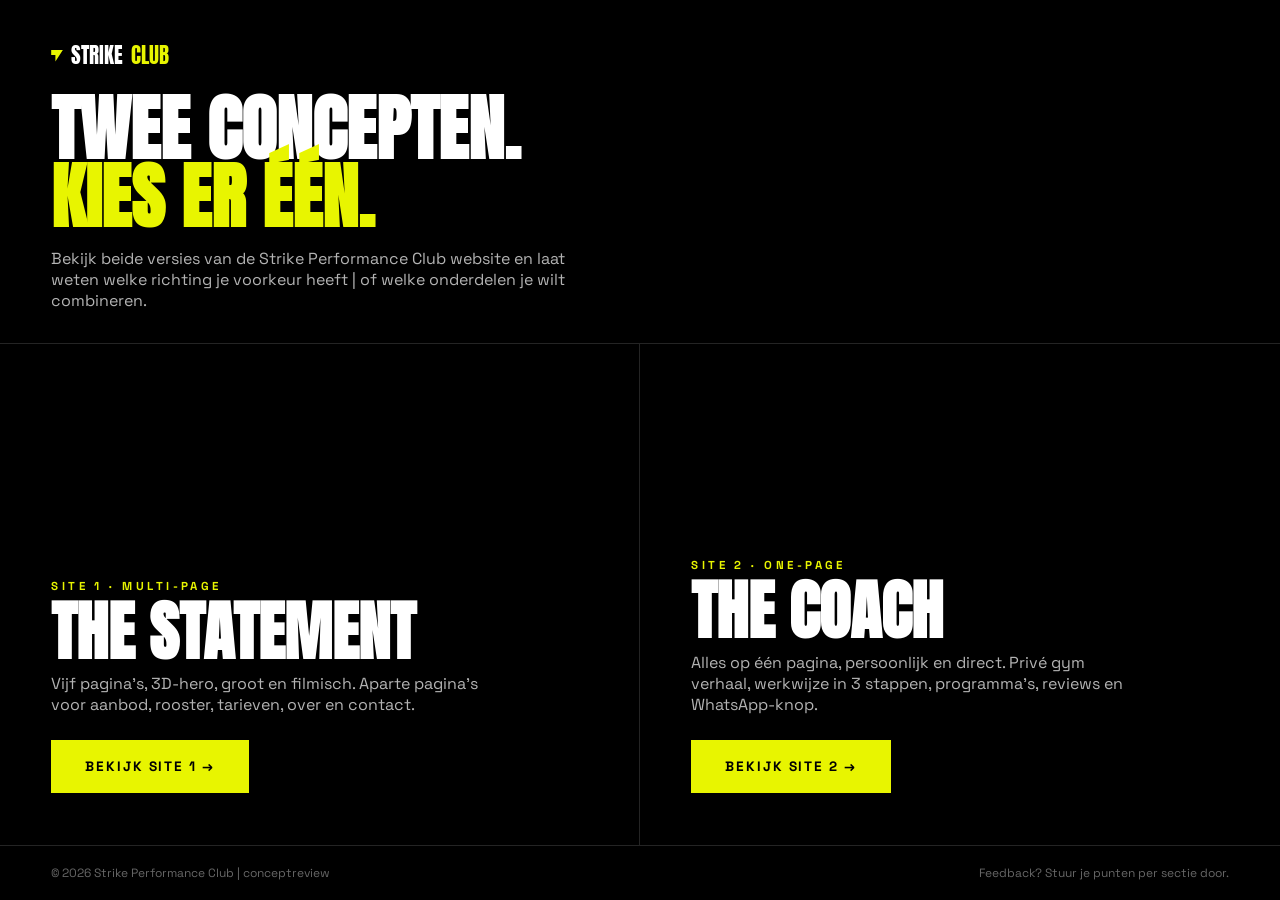
<file: index.html>
<!DOCTYPE html>
<html lang="nl">
<head>
<meta charset="UTF-8">
<meta name="viewport" content="width=device-width, initial-scale=1.0">
<title>Strike Performance Club | Kies een concept</title>
<meta name="description" content="Twee websiteconcepten voor Strike Performance Club | kies een versie om te bekijken.">
<link rel="preconnect" href="https://fonts.googleapis.com">
<link rel="preconnect" href="https://fonts.gstatic.com" crossorigin>
<link href="https://fonts.googleapis.com/css2?family=Anton&family=Space+Grotesk:wght@400;500;700&display=swap" rel="stylesheet">
<style>
:root{
  --volt:#E8F500;--black:#000;--white:#fff;
  --ink-70:rgba(255,255,255,.7);--ink-40:rgba(255,255,255,.4);--line:rgba(255,255,255,.14);
  --font-display:'Anton',Impact,sans-serif;--font-body:'Space Grotesk',sans-serif;
  --ease:cubic-bezier(.76,0,.24,1);
}
*{margin:0;padding:0;box-sizing:border-box;}
body{background:var(--black);color:var(--white);font-family:var(--font-body);min-height:100svh;display:flex;flex-direction:column;-webkit-font-smoothing:antialiased;}
::selection{background:var(--volt);color:var(--black);}
a{color:inherit;text-decoration:none;}
.top{padding:2.5rem clamp(1.25rem,4vw,4rem) 1.5rem;}
.logo{font-family:var(--font-display);font-size:1.3rem;text-transform:uppercase;display:flex;align-items:center;gap:.5rem;}
.logo .bolt{width:12px;height:12px;background:var(--volt);clip-path:polygon(0 0,100% 0,35% 100%,35% 45%,0 45%);}
.logo .volt{color:var(--volt);}
.intro{padding:0 clamp(1.25rem,4vw,4rem) 2rem;}
.intro h1{font-family:var(--font-display);text-transform:uppercase;font-size:clamp(2.2rem,6vw,4.5rem);line-height:.95;}
.intro h1 .volt{color:var(--volt);}
.intro p{color:var(--ink-70);margin-top:1rem;max-width:52ch;}
.choices{flex:1;display:grid;grid-template-columns:1fr 1fr;border-top:1px solid var(--line);}
@media (max-width:800px){.choices{grid-template-columns:1fr;}}
.choice{
  position:relative;overflow:hidden;
  display:flex;flex-direction:column;justify-content:flex-end;gap:.6rem;
  padding:clamp(2rem,4vw,4rem);min-height:46vh;
  border-right:1px solid var(--line);border-bottom:1px solid var(--line);
}
.choice:last-child{border-right:none;}
.choice-bg{position:absolute;inset:0;background-size:cover;background-position:center;filter:grayscale(1) contrast(1.15) brightness(.35);transform:scale(1.05);transition:transform 1s var(--ease),filter .8s var(--ease);}
.choice:hover .choice-bg{transform:scale(1);filter:grayscale(.2) contrast(1.05) brightness(.5);}
.choice::after{content:"";position:absolute;inset:0;background:linear-gradient(180deg,transparent 30%,rgba(0,0,0,.85));}
.choice > *:not(.choice-bg){position:relative;z-index:2;}
.tag{color:var(--volt);font-size:.72rem;font-weight:700;letter-spacing:.3em;text-transform:uppercase;}
.choice h2{font-family:var(--font-display);text-transform:uppercase;font-size:clamp(2.4rem,5vw,4.5rem);line-height:.95;}
.choice p{color:var(--ink-70);max-width:44ch;}
.go{
  display:inline-flex;align-items:center;gap:.7rem;margin-top:1rem;width:fit-content;
  background:var(--volt);color:var(--black);font-weight:700;font-size:.85rem;
  letter-spacing:.14em;text-transform:uppercase;padding:1rem 2rem;border:2px solid var(--volt);
  transition:background .3s,color .3s;
}
.choice:hover .go{background:transparent;color:var(--volt);}
.foot{padding:1.2rem clamp(1.25rem,4vw,4rem);font-size:.75rem;color:var(--ink-40);display:flex;justify-content:space-between;gap:1rem;flex-wrap:wrap;}
</style>
</head>
<body>
<div class="top">
  <div class="logo"><span class="bolt"></span>STRIKE<span class="volt">CLUB</span></div>
</div>
<div class="intro">
  <h1>Twee concepten.<br><span class="volt">Kies er één.</span></h1>
  <p>Bekijk beide versies van de Strike Performance Club website en laat weten welke richting je voorkeur heeft | of welke onderdelen je wilt combineren.</p>
</div>
<div class="choices">
  <a class="choice" href="site-1/index.html">
    <div class="choice-bg" style="background-image:url('https://images.unsplash.com/photo-1591117207239-788bf8de6c3b?w=1400&q=60&fm=jpg')"></div>
    <span class="tag">Site 1 · Multi-page</span>
    <h2>The Statement</h2>
    <p>Vijf pagina's, 3D-hero, groot en filmisch. Aparte pagina's voor aanbod, rooster, tarieven, over en contact.</p>
    <span class="go">Bekijk site 1 →</span>
  </a>
  <a class="choice" href="site-2/index.html">
    <div class="choice-bg" style="background-image:url('https://images.unsplash.com/photo-1533560904424-a0c61dc306fc?w=1400&q=60&fm=jpg')"></div>
    <span class="tag">Site 2 · One-page</span>
    <h2>The Coach</h2>
    <p>Alles op één pagina, persoonlijk en direct. Privé gym verhaal, werkwijze in 3 stappen, programma's, reviews en WhatsApp-knop.</p>
    <span class="go">Bekijk site 2 →</span>
  </a>
</div>
<div class="foot">
  <span>© 2026 Strike Performance Club | conceptreview</span>
  <span>Feedback? Stuur je punten per sectie door.</span>
</div>
</body>
</html>
</file>
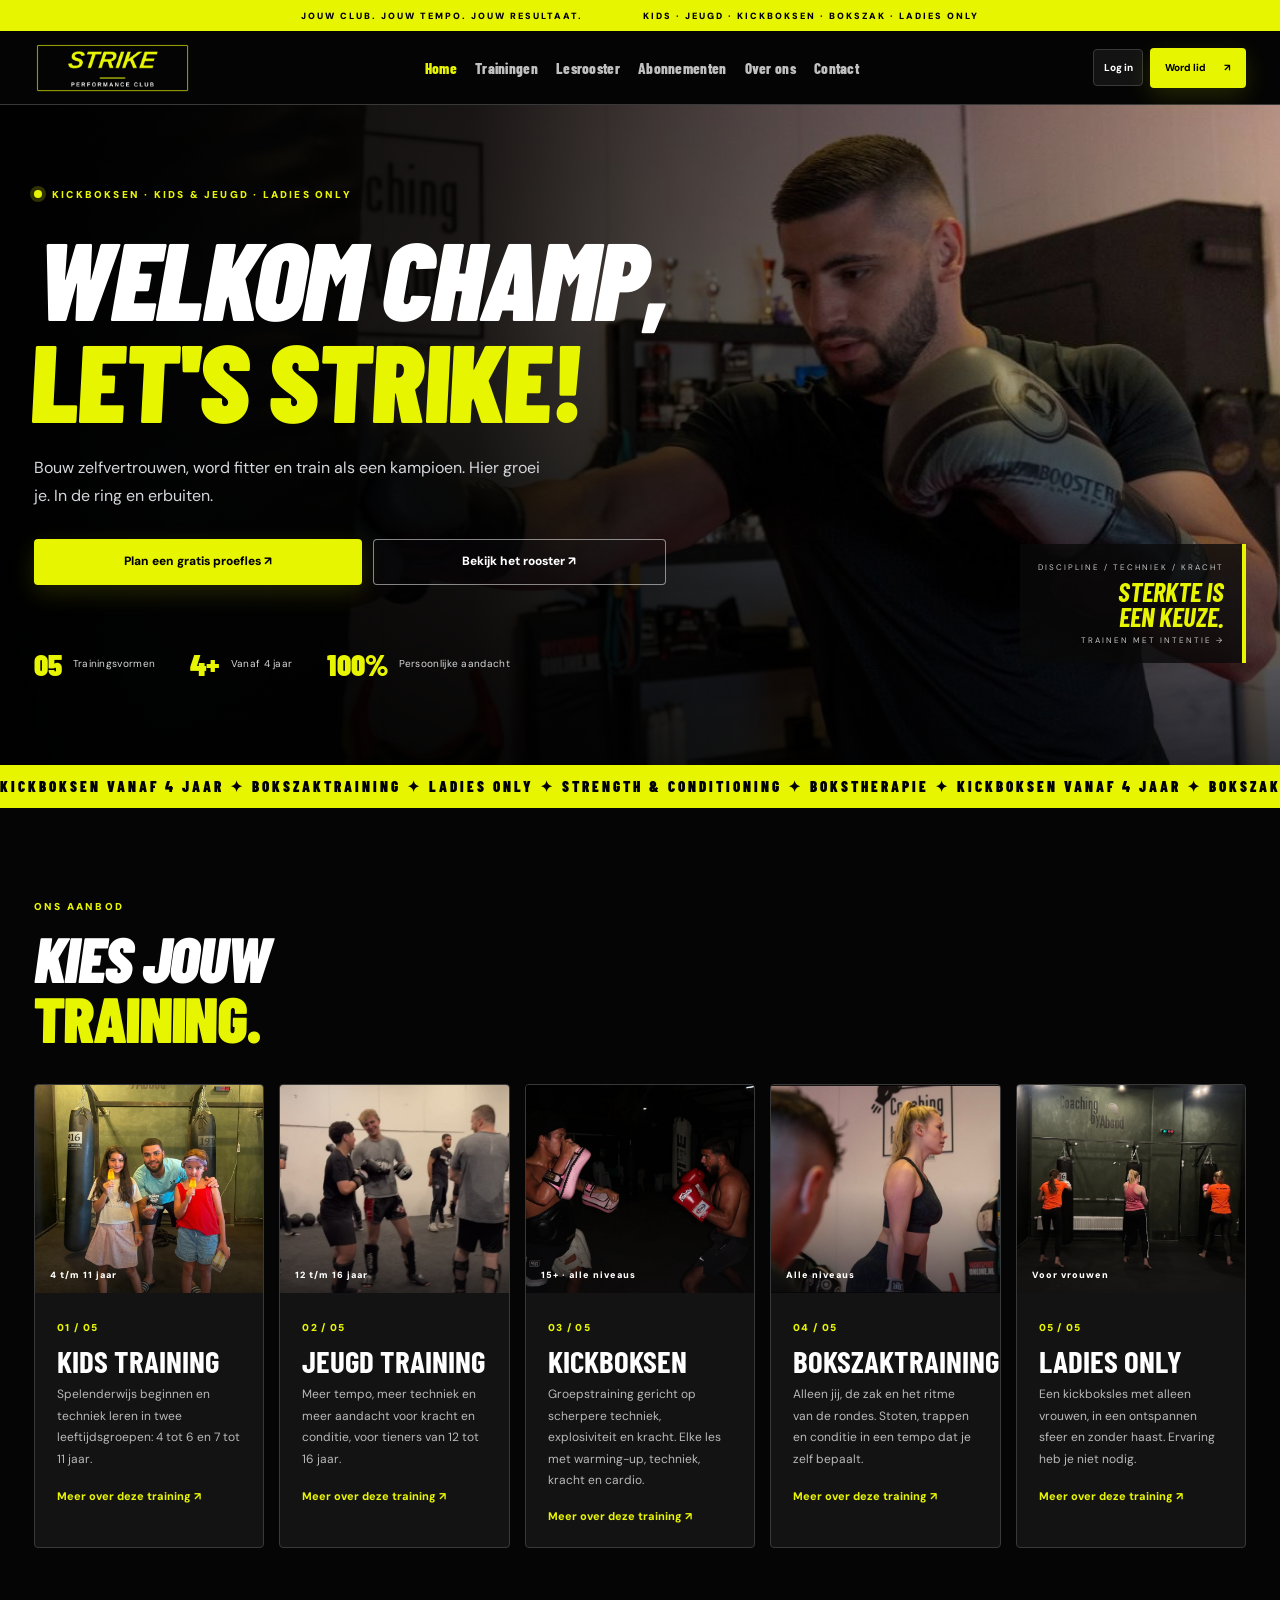
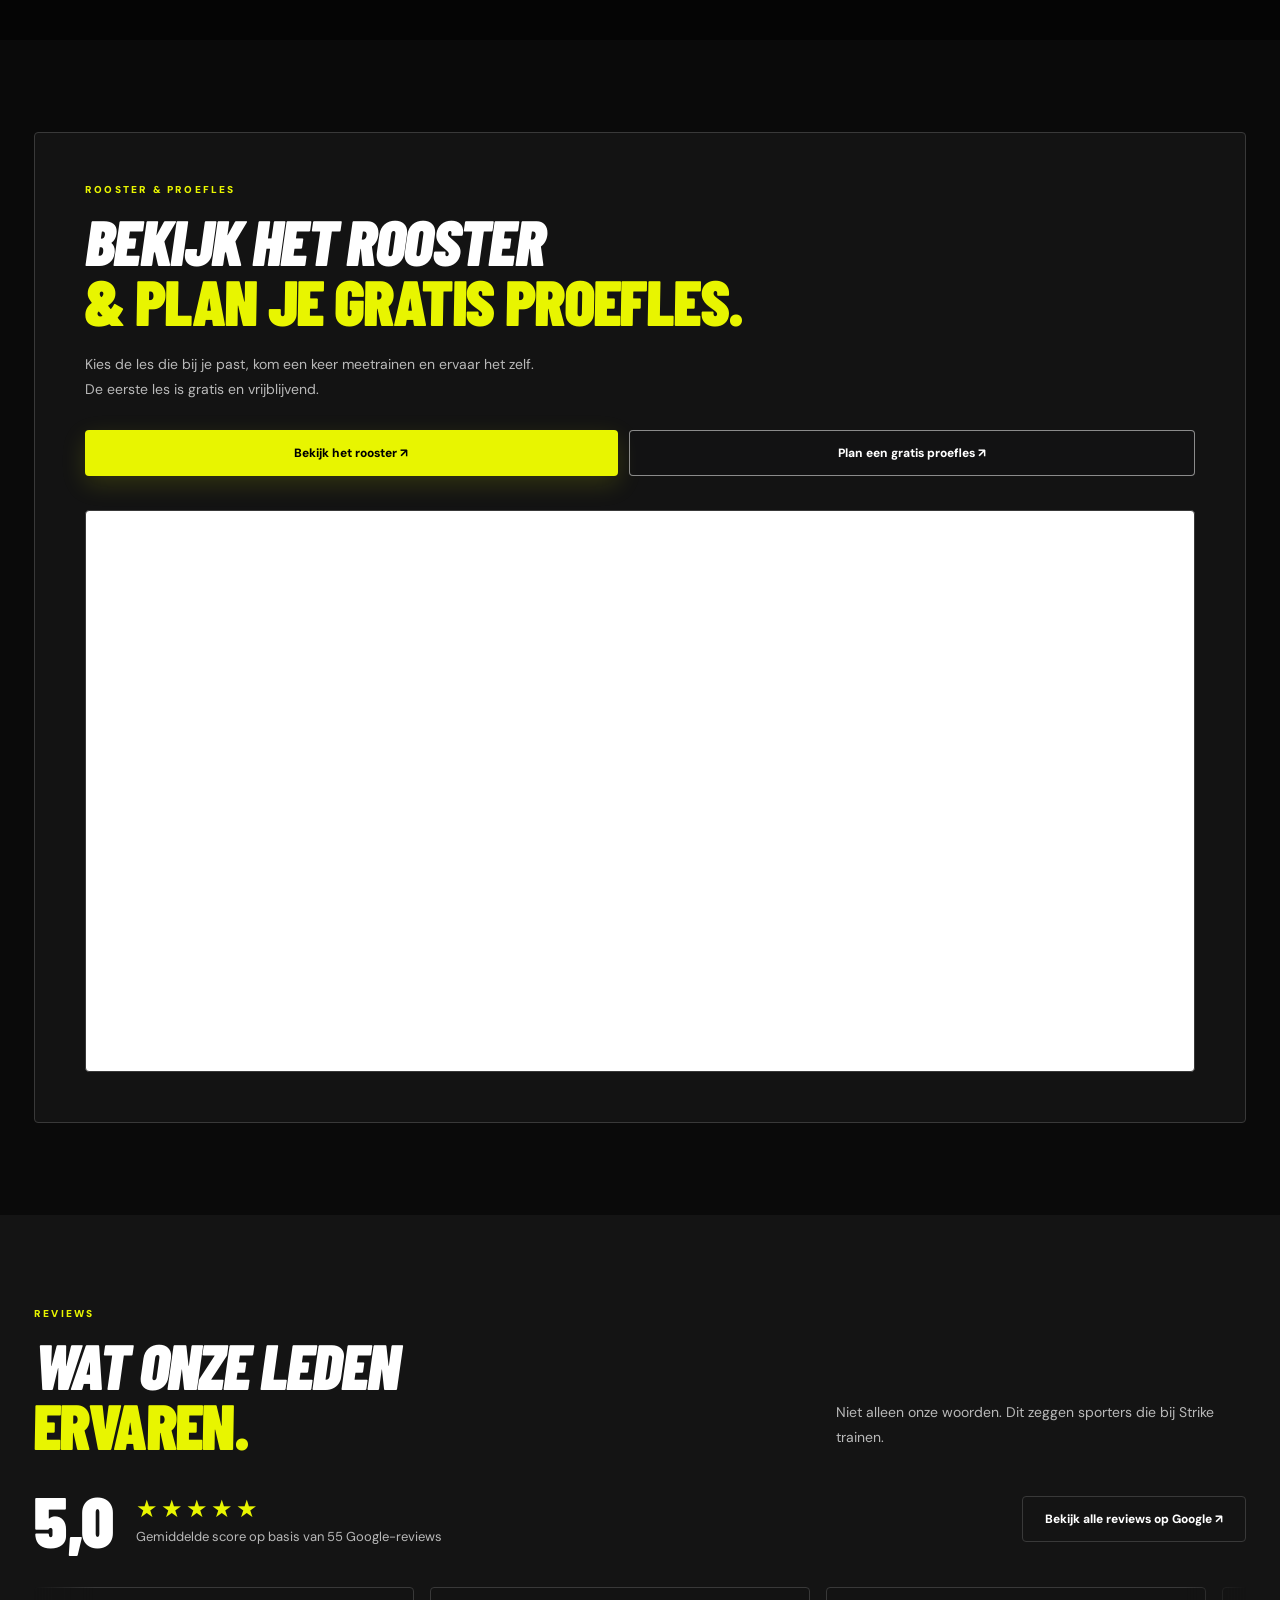
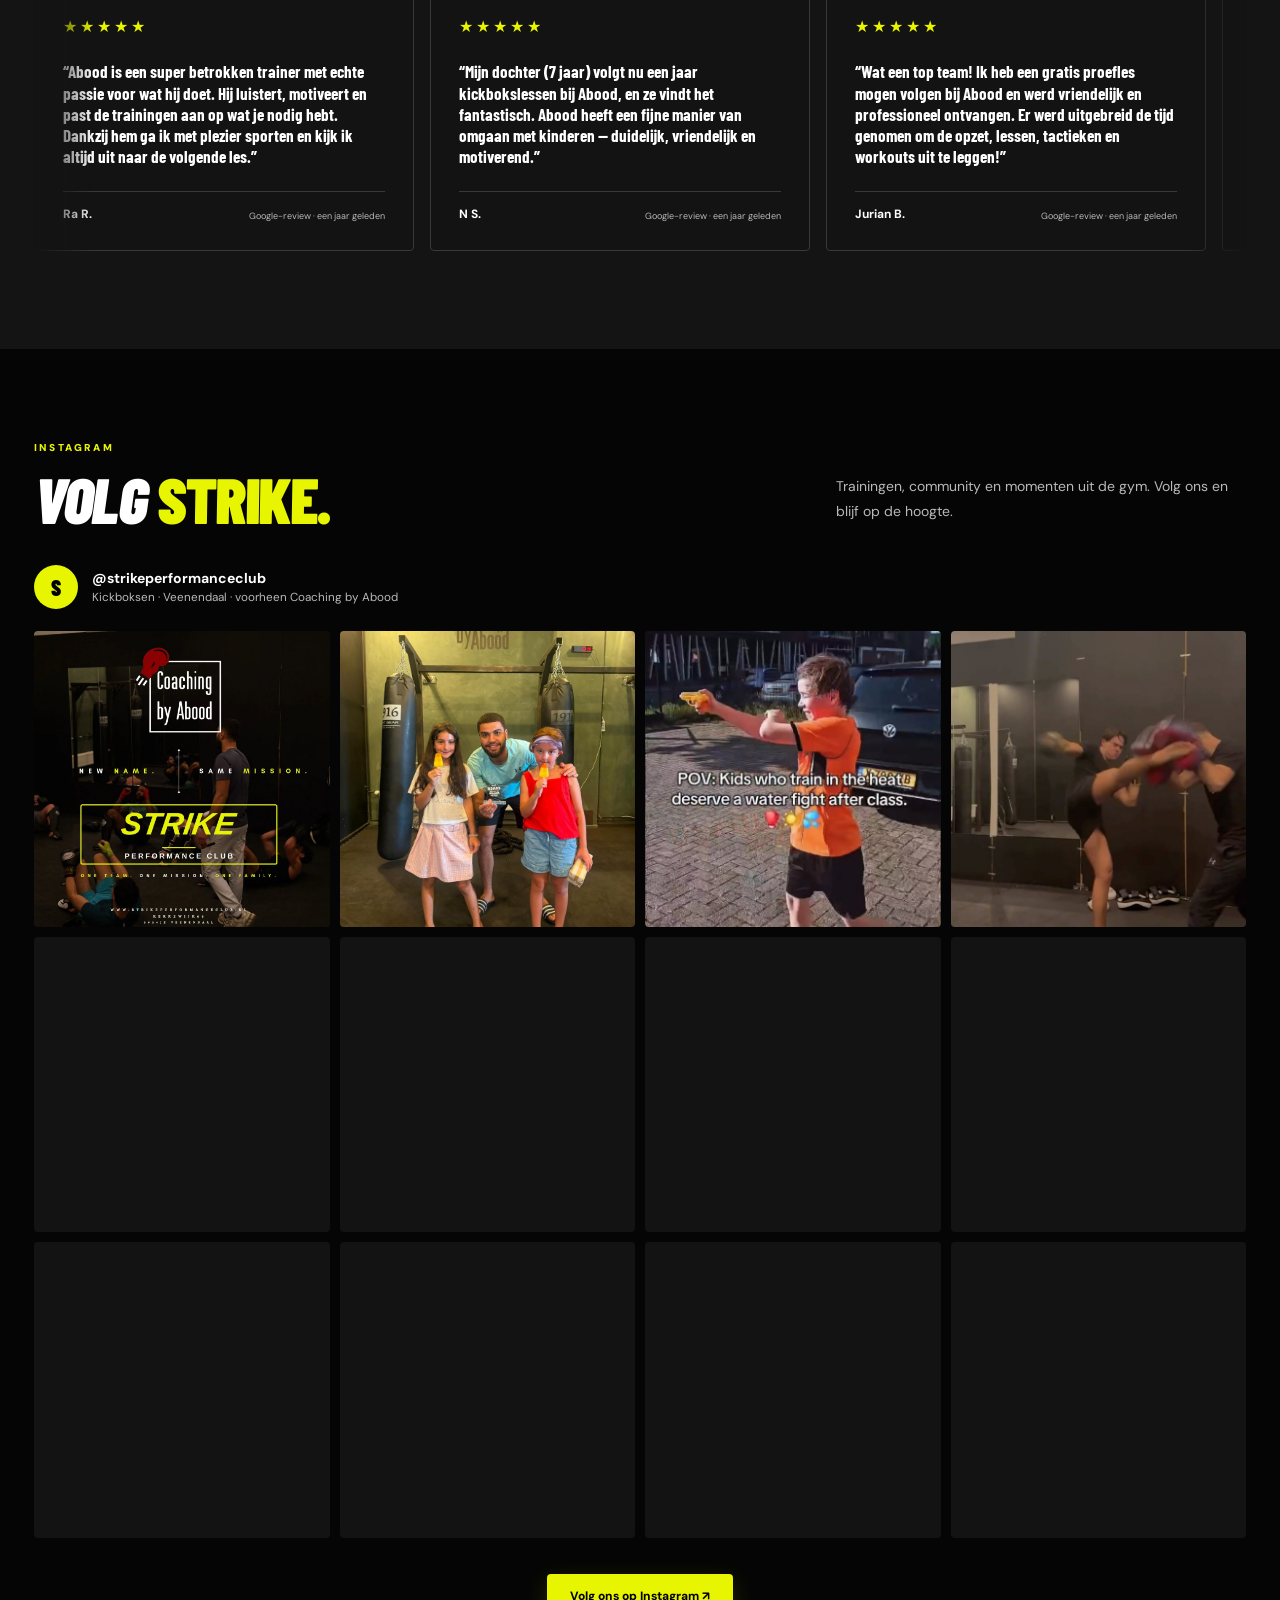
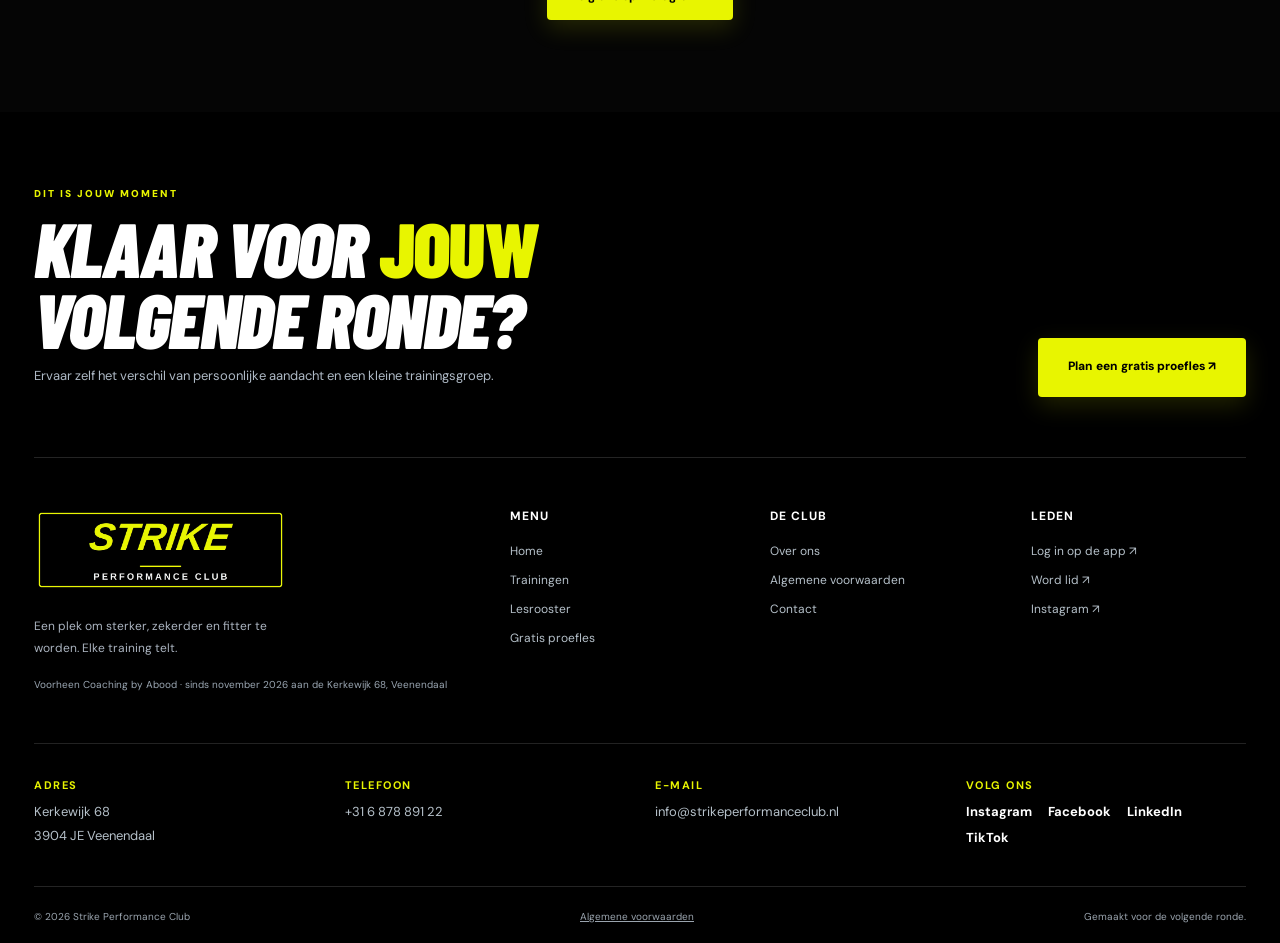
<file: v2/index.html>
<!DOCTYPE html><html lang="nl"><head><meta charset="UTF-8"><meta name="viewport" content="width=device-width,initial-scale=1"><title>Strike Performance Club</title><meta http-equiv="refresh" content="0; url=concept-a/"><link rel="canonical" href="concept-a/"><style>body{margin:0;background:#090909;color:#f7f7f7;font-family:Inter,Arial,sans-serif;display:grid;place-items:center;min-height:100vh}a{color:#E8F500}</style></head><body><p>Even geduld… <a href="concept-a/">Open de Strike-website</a></p></body></html>
</file>
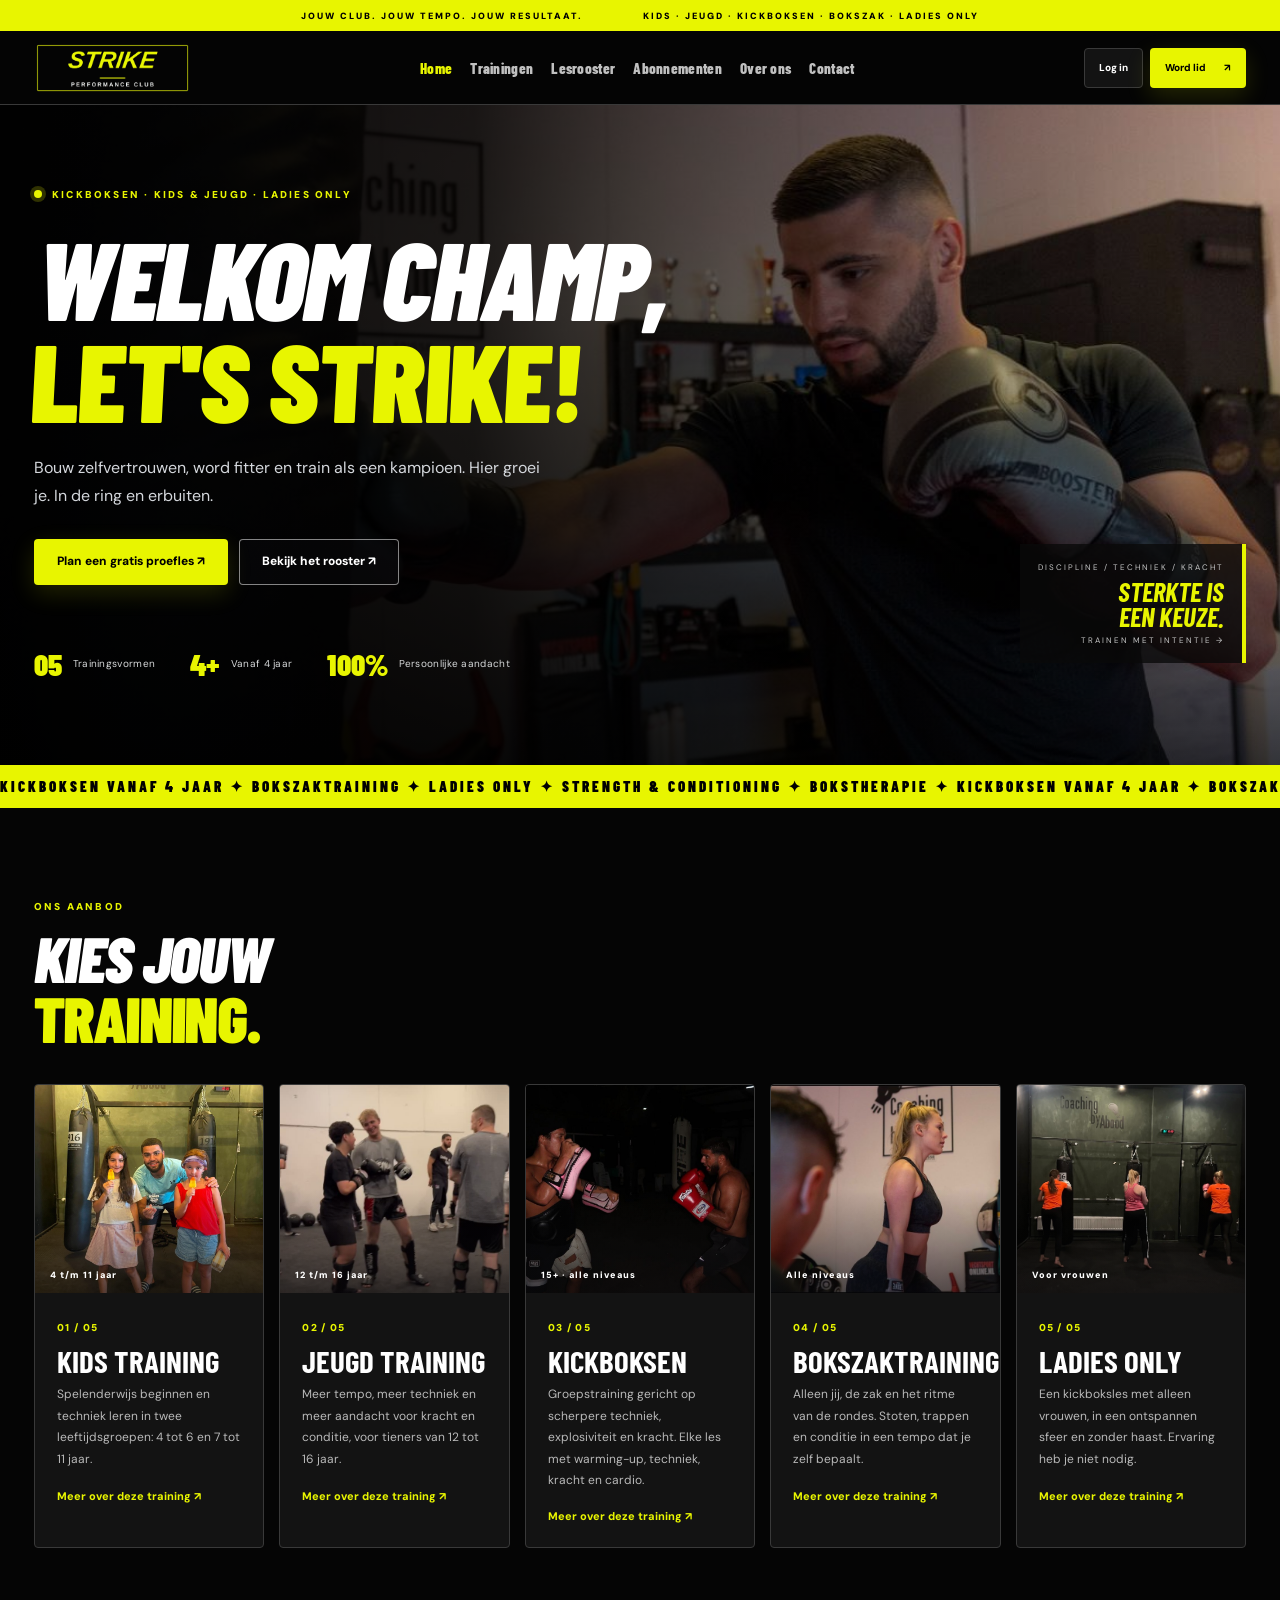
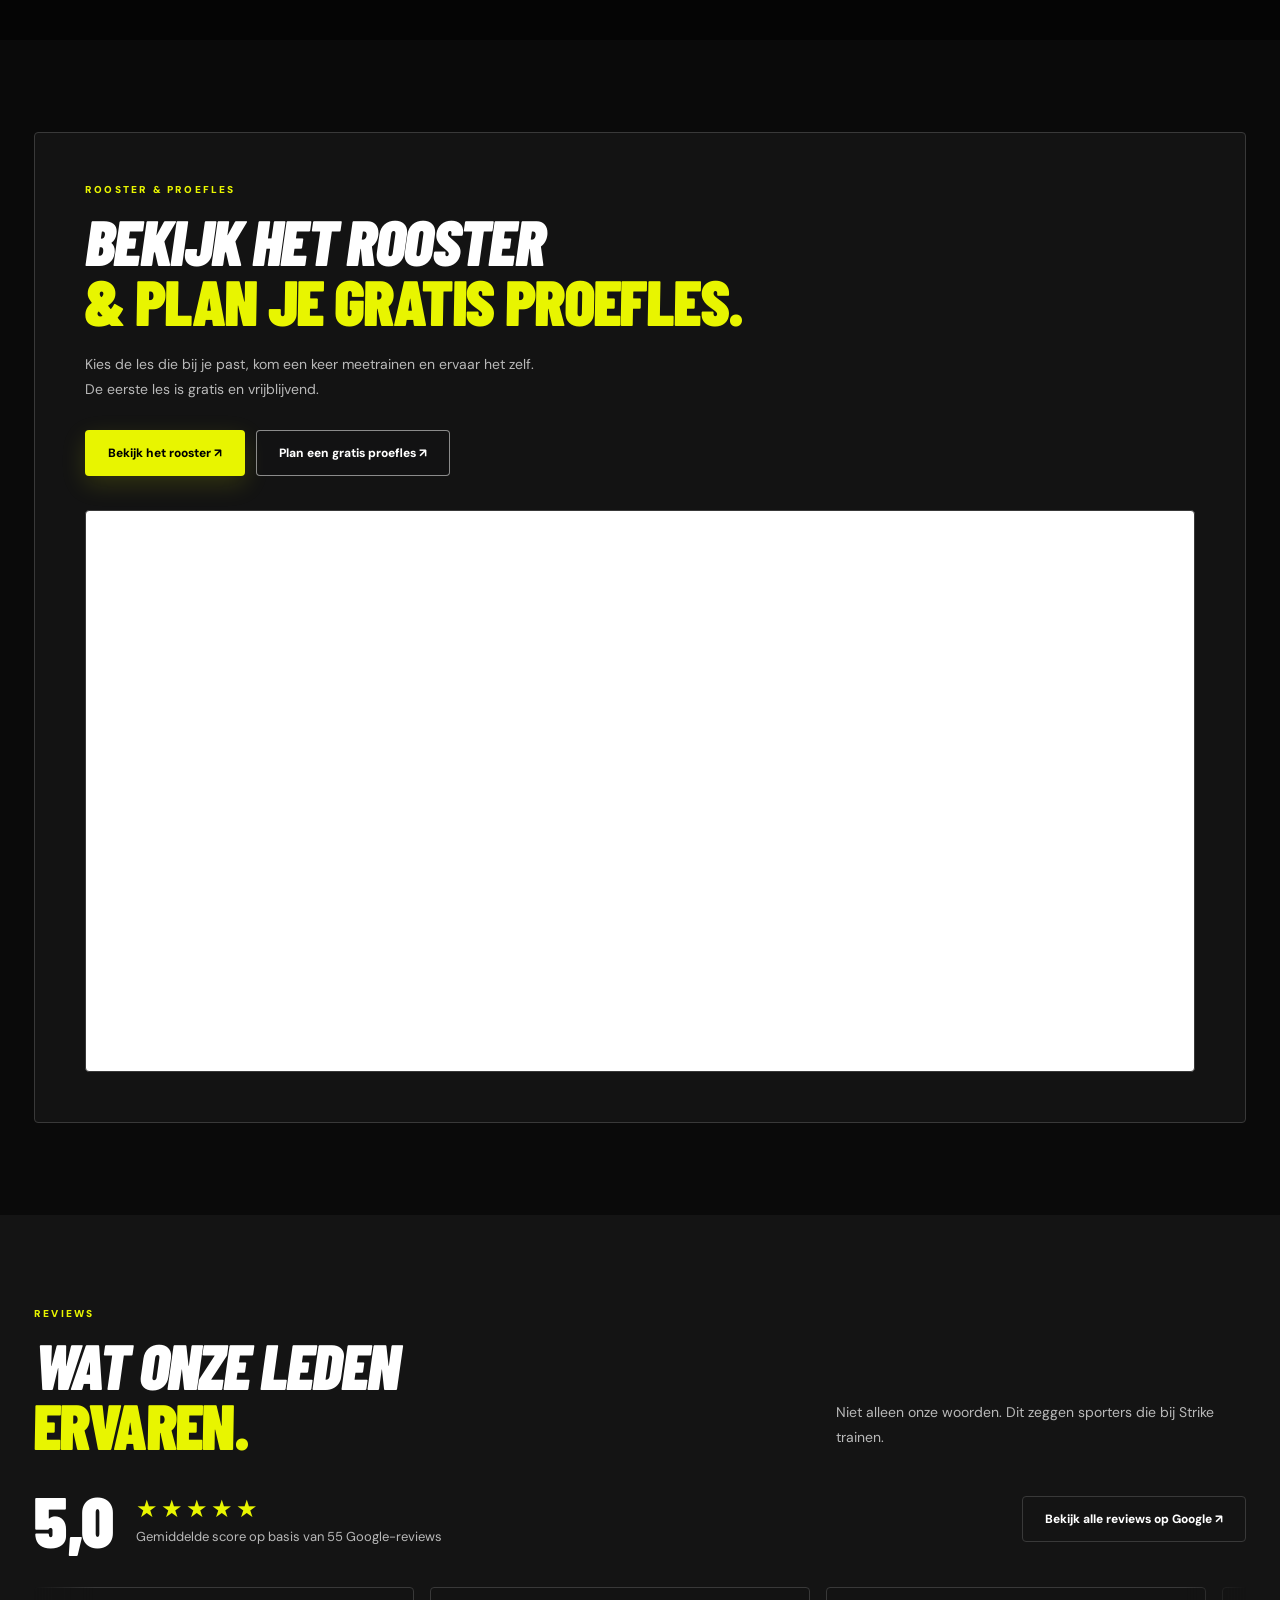
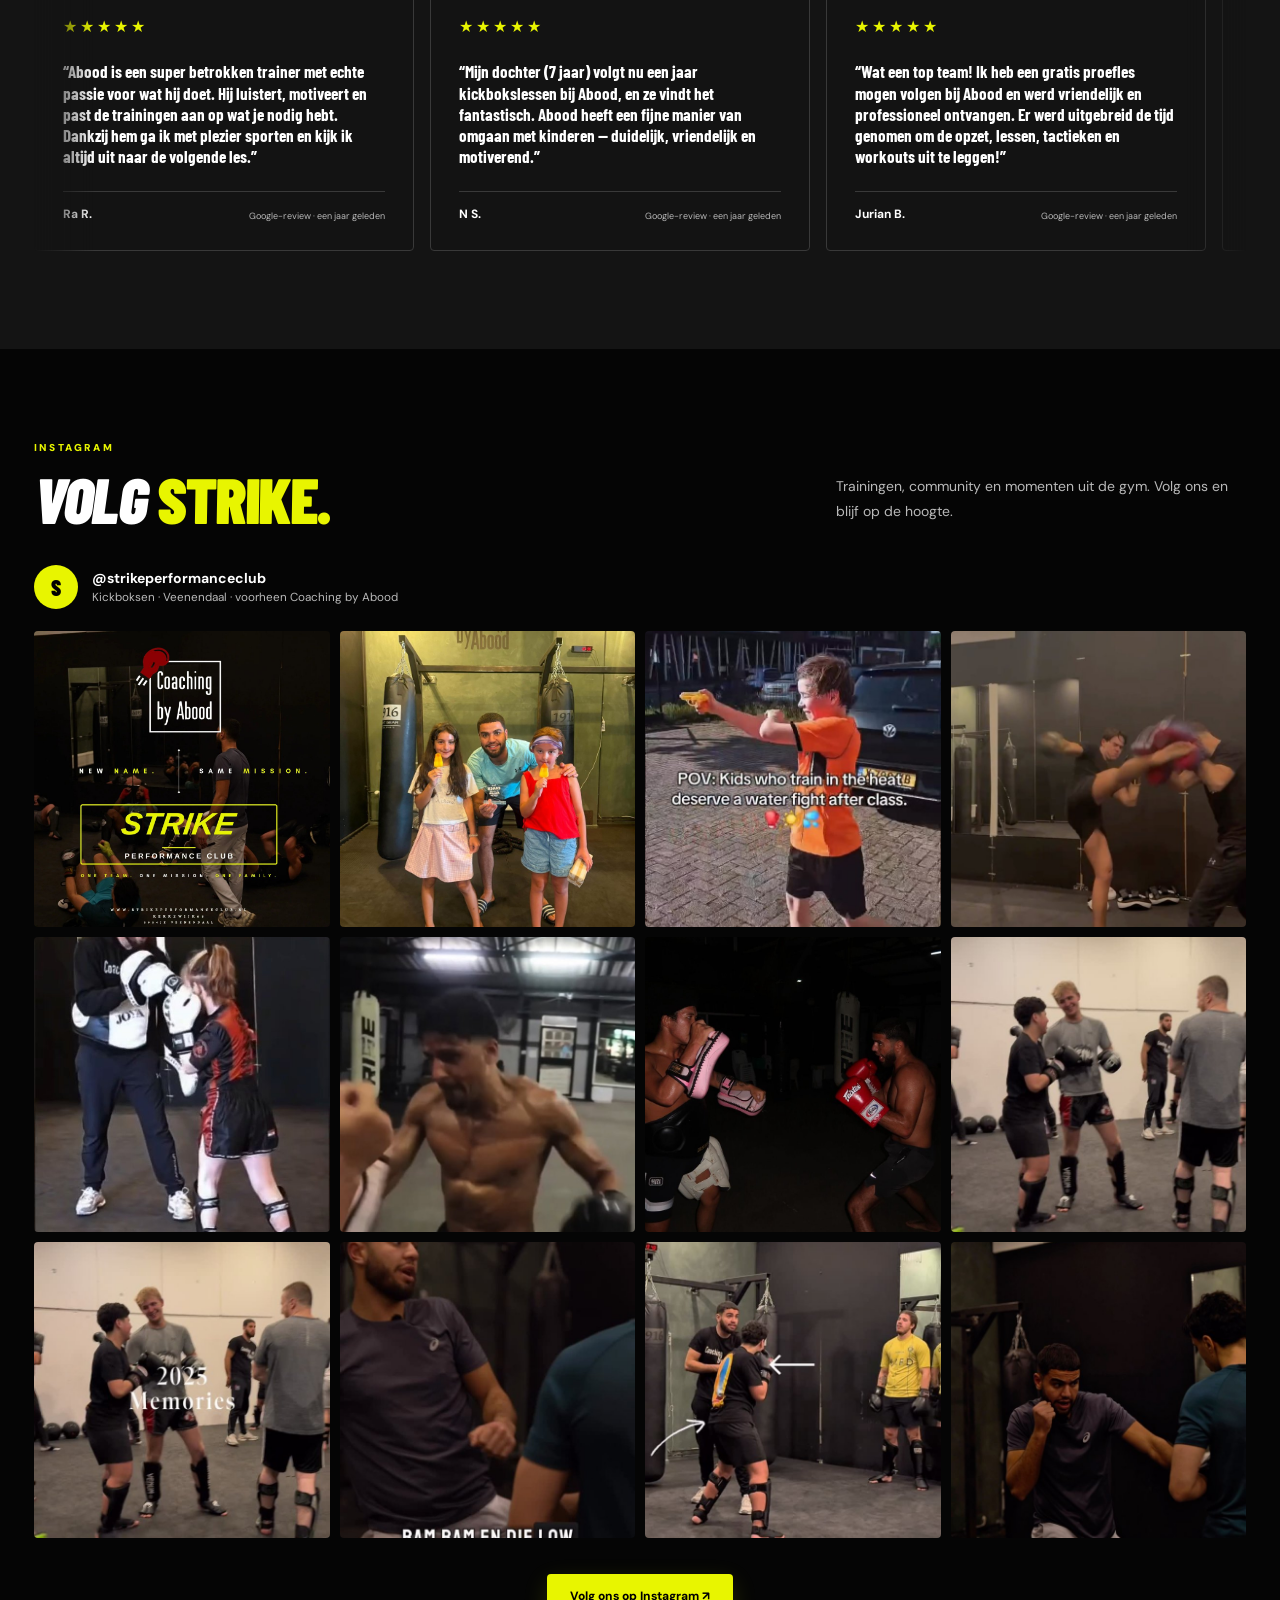
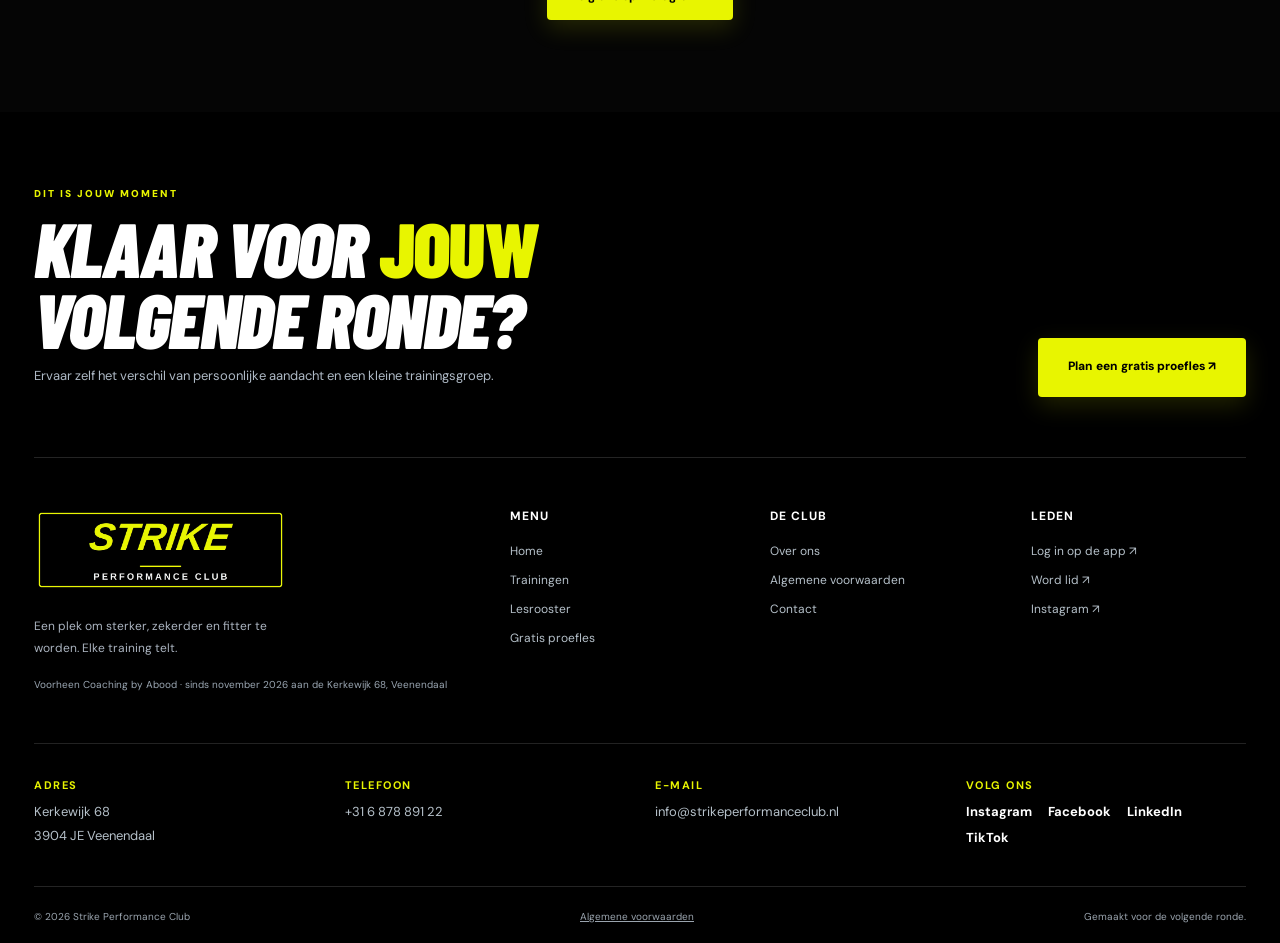
<file: v2/concept-a/index.html>
<!doctype html><html lang="nl"><head><meta charset="utf-8"><meta name="viewport" content="width=device-width,initial-scale=1"><meta name="theme-color" content="#000000"><link rel="icon" href="assets/favicon.ico" sizes="any"><link rel="icon" type="image/png" sizes="32x32" href="assets/favicon-32.png"><link rel="icon" type="image/png" sizes="16x16" href="assets/favicon-16.png"><link rel="apple-touch-icon" sizes="180x180" href="assets/apple-touch-icon.png"><link rel="manifest" href="assets/site.webmanifest"><title>Strike Performance Club — Arena</title><style>@import url('https://fonts.googleapis.com/css2?family=Barlow+Condensed:wght@500;600;700;800;900&family=DM+Sans:wght@400;500;600;700;800&display=swap');
*{box-sizing:border-box}html{scroll-behavior:smooth}body{margin:0;font-family:'DM Sans',Arial,sans-serif;background:var(--bg);color:var(--text);-webkit-font-smoothing:antialiased}a{text-decoration:none;color:inherit}button,input,select,textarea{font:inherit}button{cursor:pointer}img{display:block;max-width:100%}.wrap{width:min(1240px,calc(100% - 68px));margin:auto}.btn{appearance:none;display:inline-flex;align-items:center;justify-content:center;gap:18px;min-height:46px;padding:12px 22px;border:1px solid transparent;border-radius:var(--btn-r);font-family:'DM Sans',sans-serif;font-weight:800;font-size:12px;line-height:1.3;white-space:nowrap;transition:.2s ease;cursor:pointer}.btn:hover{transform:translateY(-2px);filter:brightness(1.06)}.btn:focus-visible,button:focus-visible,a:focus-visible,input:focus-visible,textarea:focus-visible{outline:3px solid var(--accent2);outline-offset:3px}.btn:disabled,button:disabled{opacity:.45;cursor:not-allowed;transform:none}.btn-accent{background:var(--accent);color:#fff;box-shadow:0 8px 25px #E8F50025}.btn-outline{background:transparent;border-color:var(--line);color:var(--text)}.btn-ghost{background:var(--panel);border:1px solid var(--line);color:var(--text)}.btn-wide{width:100%}.btn-large{min-height:59px;padding:17px 29px}.tiny-banner{min-height:31px;display:flex;justify-content:center;align-items:center;gap:60px;background:var(--accent);color:#fff;font-size:9px;font-weight:900;letter-spacing:2px}.site-header{z-index:30;position:sticky;top:0;background:var(--header);backdrop-filter:blur(22px);border-bottom:1px solid var(--line)}.nav-shell{min-height:73px;display:flex;align-items:center;gap:21px;justify-content:space-between}.logo{display:flex;align-items:center;gap:10px;flex-shrink:0}.logo-img{height:52px;width:auto;display:block}.footer-logo-img{height:84px;width:auto;display:block;margin-bottom:16px}.logo-symbol{width:38px;height:38px;display:grid;place-content:center;background:var(--accent);border-radius:8px;font-family:'Barlow Condensed',Impact,sans-serif;font-size:32px;transform:skew(-8deg);font-weight:900;color:#fff}.logo-symbol span{color:var(--accent2)}.logo-text{font-family:'Barlow Condensed',Impact,sans-serif;font-weight:900;font-size:27px;font-style:italic;letter-spacing:-.5px;line-height:.79}.logo-line{font-family:'DM Sans',sans-serif;display:block;font-size:7px;letter-spacing:2.4px;font-weight:800;font-style:normal;margin-top:8px}.nav-list{display:flex;gap:18px;align-items:center}.nav-list a{font-size:11px;font-weight:800;white-space:nowrap;opacity:.75}.nav-list a:hover,.nav-list a.current{opacity:1;color:var(--accent)}.nav-actions{display:flex;align-items:center;gap:7px}.nav-actions .btn{font-size:10px;min-height:40px;padding:10px 14px}.hamburger{display:none;border:1px solid var(--line);padding:10px;background:var(--panel);color:var(--text);font-size:20px;border-radius:8px}.mobile-nav{display:none}.eyebrow{font-size:10px;text-transform:uppercase;letter-spacing:2.2px;font-weight:900;color:var(--accent);display:flex;align-items:center;gap:10px}.eyebrow i{width:5px;height:5px;background:var(--accent2);border-radius:50%;display:inline-block}.hero{position:relative;isolation:isolate;min-height:610px;overflow:hidden;color:#fff;background:#0a1017}.hero-photo{z-index:-2;position:absolute;inset:0;background-size:cover;background-position:center;transform:scale(1.02)}.hero:before{position:absolute;z-index:-1;inset:0;content:'';background:linear-gradient(90deg,rgba(7,10,12,.93) 0%,rgba(7,10,12,.83) 40%,rgba(7,10,12,.07) 85%),linear-gradient(0deg,rgba(4,8,12,.65),transparent 48%)}.hero-layout{min-height:610px;display:flex;align-items:center;justify-content:space-between;gap:40px;padding:72px 0}.hero-content{max-width:750px}.hero-eyebrow{color:#E8F500}.live-dot{display:inline-block;width:8px;height:8px;border-radius:100%;background:#E8F500;box-shadow:0 0 0 4px #E8F50033;animation:pulse 2s ease-in-out infinite}@keyframes pulse{50%{box-shadow:0 0 0 9px #E8F50000}}h1,h2,h3,h4,p{margin-top:0}h1,h2,h3,.footer-brand{font-family:'Barlow Condensed',Impact,'Arial Narrow',sans-serif;font-stretch:condensed}h1,h2{font-weight:900;line-height:.93;letter-spacing:-1.6px}h1{font-size:clamp(60px,7.4vw,118px);margin:25px 0 23px;text-transform:uppercase}h2{font-size:clamp(43px,5vw,78px);text-transform:uppercase;margin:15px 0 22px}h1 em,h2 em{color:var(--accent);font-style:normal}.hero p{font-size:16px;line-height:1.8;max-width:510px;color:#d4d7dc}.hero-buttons{display:flex;flex-wrap:wrap;gap:11px;margin-top:28px}.hero-buttons .btn-outline{border-color:#ffffff82;color:#fff;background:#14151738}.hero-stats{display:flex;gap:35px;margin-top:60px}.hero-stats span{font-size:10px;letter-spacing:.3px;color:#d7d9da;display:flex;align-items:center;gap:10px}.hero-stats b{font-family:'Barlow Condensed',sans-serif;color:var(--accent2);font-size:31px;font-weight:900}.hero-tag{align-self:flex-end;text-align:right;border-right:4px solid var(--accent);padding:6px 17px;display:grid;gap:7px;transform:translateY(-30px)}.hero-tag b{font-family:'Barlow Condensed',sans-serif;font-size:27px;font-style:italic;line-height:.9}.hero-tag span{font-size:8px;letter-spacing:2px;color:#c4c5c5}.moving-strip{overflow:hidden;background:var(--accent);color:#fff;padding:12px 0}.moving-strip>div{white-space:nowrap;width:max-content;animation:marquee 30s linear infinite;font-family:'Barlow Condensed',sans-serif;font-size:15px;font-weight:900;letter-spacing:3px}@keyframes marquee{to{transform:translateX(-33.333%)}}.section{padding:92px 0}.section-intro{display:flex;justify-content:space-between;align-items:end;gap:25px;margin-bottom:37px}.section-intro h2{margin-bottom:0}.section-intro>p{color:var(--muted);line-height:1.8;max-width:410px;font-size:14px;margin-bottom:4px}.section-contrast{background:var(--contrast)}.section-proof{background:var(--proof)}.values-grid{display:grid;grid-template-columns:repeat(3,1fr);gap:16px}.values-grid article{border:1px solid var(--line);background:var(--panel);border-radius:var(--card-r);padding:30px;min-height:230px;transition:.2s}.values-grid article:hover{transform:translateY(-3px);border-color:var(--accent)}.big-symbol{font-family:'Barlow Condensed',Impact,sans-serif;font-size:48px;color:var(--accent);font-weight:900;margin-bottom:20px;line-height:1}.values-grid h3{font-size:28px;font-weight:800;text-transform:uppercase;margin:0 0 9px}.values-grid p,.story-copy p{font-size:13px;line-height:1.95;color:var(--muted)}.story-grid{display:grid;grid-template-columns:1fr 1fr;gap:70px;align-items:center}.story-photo{height:470px;position:relative;border-radius:var(--card-r);overflow:hidden;background:var(--panel)}.story-photo img{width:100%;height:100%;object-fit:cover}.story-photo:after{content:'';position:absolute;inset:65% 0 0;background:linear-gradient(transparent,#08090ad6)}.photo-stamp{position:absolute;bottom:26px;left:27px;color:#fff;z-index:2;font-family:'Barlow Condensed',Impact,sans-serif;font-size:39px;line-height:.9;font-weight:900}.story-copy h2{margin-top:17px}.story-copy p{font-size:14px;max-width:510px}.story-copy .btn{margin-top:18px}.training-grid{display:grid;grid-template-columns:repeat(4,1fr);gap:15px}.train-card{background:var(--panel);border-radius:var(--card-r);border:1px solid var(--line);overflow:hidden;transition:.23s}.train-card:hover{transform:translateY(-4px);box-shadow:0 16px 50px #0002}.train-media{height:208px;position:relative;overflow:hidden;background:#24252b}.train-media:after{content:'';position:absolute;inset:50% 0 0;background:linear-gradient(transparent,#08080a99)}.train-media img{width:100%;height:100%;object-fit:cover;transition:.3s}.train-card:hover img{transform:scale(1.04)}.train-image-tag{position:absolute;z-index:2;bottom:12px;left:15px;font-size:9px;font-weight:900;letter-spacing:1px;color:#fff}.train-body{padding:22px}.train-number{font-size:10px;letter-spacing:1.3px;color:var(--accent);font-weight:900}.train-body h3{font-size:31px;margin:9px 0 8px;line-height:1;text-transform:uppercase}.train-body p{min-height:88px;font-size:12px;line-height:1.8;color:var(--muted)}.text-link{font-size:11px;font-weight:800;color:var(--accent)}.center-actions{display:flex;justify-content:center;margin-top:30px}.step-grid{display:grid;grid-template-columns:repeat(4,1fr);gap:16px}.step-grid>div{border-top:2px solid var(--accent);padding:23px 9px 5px}.step-grid b{font-family:'Barlow Condensed',sans-serif;font-size:60px;color:var(--accent)}.step-grid h3{font-size:29px;margin:12px 0}.step-grid p{font-size:13px;line-height:1.8;color:var(--muted)}.gallery-grid{display:grid;grid-template-columns:1.45fr 1fr 1fr;gap:13px}.gallery-grid>div{height:270px;position:relative;overflow:hidden;border-radius:var(--card-r);background:var(--panel)}.gallery-grid img{height:100%;width:100%;object-fit:cover}.gallery-grid>div:after{content:'';position:absolute;inset:50% 0 0;background:linear-gradient(transparent,#0008)}.gallery-grid>div span{position:absolute;bottom:17px;left:19px;color:#fff;z-index:2;font-family:'Barlow Condensed',sans-serif;font-size:25px;font-weight:900}.review-grid{display:grid;grid-template-columns:repeat(3,1fr);gap:16px}.review{background:var(--panel);padding:28px;min-height:250px;border:1px solid var(--line);border-radius:var(--card-r);display:flex;flex-direction:column}.stars{font-size:16px;letter-spacing:3px;color:#efa94b}.review blockquote{font-family:'Barlow Condensed',sans-serif;font-weight:700;font-size:25px;line-height:1.24;flex:1;margin:24px 0}.review-foot{border-top:1px solid var(--line);padding-top:14px;display:flex;justify-content:space-between;align-items:end;gap:12px}.review-foot b{font-size:12px}.review-foot small{font-size:9px;color:var(--muted);max-width:145px;text-align:right}.legal-note{font-size:11px;line-height:1.7;color:var(--muted);margin-top:15px}.source-line{font-size:12px;color:var(--muted);margin-top:22px}.source-line a{color:var(--accent);text-decoration:underline}.schedule-tease{display:grid;grid-template-columns:1fr;gap:34px;align-items:center;background:var(--panel);border:1px solid var(--line);border-radius:var(--card-r);padding:50px}.schedule-tease p{color:var(--muted);font-size:14px;line-height:1.8;max-width:450px}.tease-card{background:var(--elevated);border:1px solid var(--line);border-radius:var(--card-r);padding:24px}.tease-card>b{font-size:11px;letter-spacing:1.5px}.tease-card>small{font-size:10px;color:var(--muted)}.mini-session{display:flex;align-items:center;justify-content:space-between;gap:15px;padding:17px 0;border-bottom:1px solid var(--line)}.mini-session>span{font-size:12px;color:var(--muted)}.mini-session strong{flex:1;font-size:13px}.mini-session small{border-radius:999px;padding:5px 9px;font-size:9px;font-weight:800}.mini-session .free{background:#E8F50033;color:#596100}.mini-session .full{background:#dddddd;color:#333333}.pricing-grid{display:grid;grid-template-columns:repeat(3,1fr);gap:16px}.pricing-card{border:1px solid var(--line);border-radius:var(--card-r);background:var(--panel);padding:29px;display:flex;flex-direction:column;min-height:502px}.pricing-card.featured{border:2px solid var(--accent);position:relative;box-shadow:0 15px 50px #E8F50021}.price-top{display:flex;justify-content:space-between;align-items:center;gap:10px}.price-top>span:last-child{color:var(--muted);font-size:11px}.plan-chip{font-size:10px;font-weight:900;letter-spacing:1px;border-radius:40px;background:var(--chip);color:var(--accent);padding:9px 12px}.featured .plan-chip{background:var(--accent);color:white}.pricing-card h3{font-size:42px;margin:31px 0 4px;text-transform:uppercase}.pricing-card>p{font-size:12px;color:var(--muted)}.price-number{font-family:'Barlow Condensed',sans-serif;font-size:69px;font-weight:900;margin:9px 0}.price-number small{font-family:'DM Sans',sans-serif;font-size:12px;font-weight:600;color:var(--muted)}.plan-term{font-size:11px;font-weight:800;color:var(--accent);margin-bottom:22px}.plan-benefits{display:grid;gap:12px;flex:1;font-size:11px;margin-bottom:24px}.plan-benefits span{border-bottom:1px solid var(--line);padding-bottom:10px}.pricing-card>.btn{width:100%}.bottom-cta{display:flex;justify-content:center;gap:15px;flex-wrap:wrap;margin-top:40px}.shop-tease{position:relative;padding:65px 60px;border-radius:var(--card-r);overflow:hidden;background:radial-gradient(ellipse at 78% 50%,#E8F50033,transparent 44%),linear-gradient(110deg,#0b1015,#20252e);color:#fff}.shop-tease:after{content:'STRIKE';font:900 170px 'Barlow Condensed',Impact,sans-serif;color:#ffffff0c;position:absolute;right:-10px;bottom:-50px;pointer-events:none}.shop-tease>div{position:relative;z-index:1;max-width:610px}.shop-tease p{color:#d3d5dc;font-size:14px;line-height:1.7}.shop-tease .eyebrow{color:#E8F500}.page-banner{position:relative;background:var(--banner);padding:70px 0 76px;border-bottom:1px solid var(--line);overflow:hidden}.page-banner:after{content:'STRIKE';font:900 250px 'Barlow Condensed',Impact,sans-serif;color:var(--watermark);position:absolute;bottom:-124px;right:-10px;line-height:1;pointer-events:none;z-index:0}.page-banner>.wrap{position:relative;z-index:1}.page-banner h1{font-size:clamp(68px,8.1vw,118px);margin-bottom:9px}.banner-flex{display:flex;justify-content:space-between;gap:50px;align-items:end}.banner-flex p{max-width:680px;font-size:16px;line-height:1.8;color:var(--muted)}.banner-flex aside{border-left:3px solid var(--accent);padding:10px 20px;font-family:'Barlow Condensed',sans-serif;font-size:24px;font-weight:800;line-height:1.2;min-width:190px}.banner-flex aside strong{font-size:44px;color:var(--accent)}.method-grid{display:grid;grid-template-columns:repeat(3,1fr);gap:15px}.method-card{background:var(--panel);border-radius:var(--card-r);padding:30px;min-height:260px;border:1px solid var(--line)}.method-card span{font:900 60px 'Barlow Condensed',sans-serif;color:var(--accent)}.method-card h3{font-size:34px;margin:15px 0 10px}.method-card p{font-size:13px;line-height:1.9;color:var(--muted)}.tick-list{list-style:none;padding:0;margin:24px 0;display:grid;gap:14px}.tick-list li{font-size:13px;color:var(--muted)}.tick-list li:before{content:'✓';font-weight:900;color:var(--accent);margin-right:11px}.program-grid{display:grid;grid-template-columns:repeat(4,1fr);gap:16px}.program-tile{background:var(--panel);border:1px solid var(--line);border-radius:var(--card-r);padding:23px;min-height:327px;overflow:hidden}.program-tile>span{font-size:11px;font-weight:900;letter-spacing:2px;color:var(--accent)}.program-big{font:900 103px/.9 'Barlow Condensed',Impact,sans-serif;margin:30px 0 11px;color:var(--faded)}.program-tile h3{font-size:30px;margin:0 0 12px}.program-tile p{font-size:12px;color:var(--muted);line-height:1.8}.stats-pieces{display:grid;grid-template-columns:repeat(3,1fr);gap:14px;margin-top:20px}.stats-pieces>div{background:var(--panel);border:1px solid var(--line);padding:25px}.stats-pieces b{font:900 47px 'Barlow Condensed',sans-serif;color:var(--accent);display:block}.stats-pieces span{font-size:12px;color:var(--muted)}.detail-values{margin-top:35px}.faq-list{display:grid;gap:8px;max-width:930px;margin:auto}.faq-list details{border:1px solid var(--line);background:var(--panel);border-radius:var(--card-r);padding:0 22px}.faq-list summary{list-style:none;display:flex;justify-content:space-between;cursor:pointer;align-items:center;padding:19px 0;font-size:13px;font-weight:800}.faq-list summary::-webkit-details-marker{display:none}.faq-list summary b{font-size:20px;color:var(--accent)}.faq-list details p{font-size:13px;color:var(--muted);line-height:1.8;padding-bottom:15px}.roster-toolbar{display:flex;justify-content:space-between;align-items:center;gap:15px;margin-bottom:26px}.roster-toolbar h2{font-size:44px;text-transform:uppercase;margin:8px 0 7px}.roster-toolbar p{font-size:12px;color:var(--muted);margin:0}.week-actions{display:flex;gap:8px}.week-actions .btn{min-width:42px}.days{display:grid;grid-template-columns:repeat(7,1fr);gap:8px;margin-bottom:25px}.day{background:var(--panel);border:1px solid var(--line);border-radius:var(--card-r);min-height:91px;color:var(--text);display:grid;gap:1px;align-content:center;justify-items:center}.day b{font-size:13px}.day span{font:900 31px 'Barlow Condensed',sans-serif}.day.active{background:var(--accent);color:#fff;border-color:var(--accent)}.filter-row{display:flex;align-items:center;gap:17px;margin-bottom:32px}.filter-row>span{font-size:11px;font-weight:800;white-space:nowrap}.filter-items{display:flex;flex-wrap:wrap;gap:8px}.filter-btn{border:1px solid var(--line);color:var(--text);background:var(--panel);border-radius:99px;padding:9px 15px;font-size:11px;font-weight:700}.filter-btn.active{background:var(--accent2);color:var(--accent2-text);border-color:transparent}.roster-title{display:flex;justify-content:space-between;align-items:center;margin-bottom:12px}.roster-title h3{font-size:31px;margin:0}.roster-title span{color:var(--muted);font-size:11px}.lessons{display:grid;gap:9px}.lesson{display:grid;grid-template-columns:105px 1fr 195px 200px;gap:20px;align-items:center;border:1px solid var(--line);background:var(--panel);padding:19px 22px;border-radius:var(--card-r)}.lesson-time strong{display:block;font:900 31px 'Barlow Condensed',sans-serif}.lesson-time small{font-size:10px;color:var(--muted)}.lesson-name h3{font-size:25px;margin:0 0 5px}.lesson-name p{font-size:11px;color:var(--muted);margin:0}.cap-label{font-size:11px;font-weight:900}.cap-label.green{color:#AABB00}.cap-label.red{color:#A0A0A0}.cap-bar{height:5px;border-radius:4px;background:var(--line);overflow:hidden;margin:9px 0 6px}.cap-bar i{display:block;height:100%;background:#E8F500}.is-full .cap-bar i{background:#7B7B7B}.capacity small{font-size:10px;color:var(--muted)}.lesson-action .btn{width:100%;padding:11px 9px;font-size:11px}.roster-after{display:flex;justify-content:space-between;align-items:center;gap:20px;background:var(--panel);border:1px solid var(--line);border-radius:var(--card-r);padding:28px;margin-top:26px}.roster-after h3{font-size:27px;margin:0 0 8px}.roster-after p{font-size:12px;color:var(--muted);max-width:670px;line-height:1.8;margin:0}.checkout-layout{display:grid;grid-template-columns:1.7fr 1fr;gap:25px;align-items:start}.checkout-form,.checkout-summary,.auth-card,.auth-info{padding:32px;border:1px solid var(--line);border-radius:var(--card-r);background:var(--panel)}.checkout-form h2,.auth-card h2{font-size:54px;margin:15px 0 27px}.plan-picker{display:grid;grid-template-columns:repeat(3,1fr);gap:9px}.plan-choice{color:var(--text);background:var(--elevated);border:2px solid var(--line);border-radius:var(--card-r);text-align:left;padding:18px;display:grid;gap:13px}.plan-choice.selected{border-color:var(--accent);box-shadow:0 0 0 1px var(--accent)}.plan-choice b{font-size:12px}.plan-choice span{font:900 24px 'Barlow Condensed',sans-serif}.upsell{margin:22px 0;background:var(--elevated);border:1px solid var(--line);border-radius:var(--card-r);padding:20px;display:flex;justify-content:space-between;gap:15px;align-items:center}.upsell b{font-size:14px}.upsell p{font-size:12px;color:var(--muted);margin:6px 0 0}.switch-row{white-space:nowrap;display:flex;gap:6px;align-items:center;color:var(--accent);font-size:11px;font-weight:800}.switch-row input{accent-color:var(--accent);width:16px;height:16px}.checkout-form form,.auth-card form{display:grid;gap:17px}.form-two{display:grid;grid-template-columns:1fr 1fr;gap:13px}.checkout-form label,.auth-card label{display:grid;gap:8px;font-size:11px;font-weight:800}.auth-card input:not([type=checkbox]),.auth-card textarea,.auth-card select,.checkout-form input:not([type=checkbox]){display:block;width:100%;padding:13px 15px;min-height:47px;border:1px solid var(--line);border-radius:8px;color:var(--text);background:var(--elevated)}.auth-card textarea{resize:vertical}.auth-card textarea::placeholder,.auth-card input::placeholder,.checkout-form input::placeholder{color:var(--muted)}.checkbox-line{display:flex!important;flex-direction:row!important;gap:11px!important;align-items:start;font-size:11px!important;line-height:1.6;font-weight:500!important;color:var(--muted)}.checkbox-line input{margin:3px 0;accent-color:var(--accent)}.checkout-summary{position:sticky;top:109px}.checkout-summary h3{font-size:36px;margin:15px 0 28px}.sum-row{display:flex;justify-content:space-between;align-items:center;border-bottom:1px solid var(--line);padding:17px 0;gap:15px;font-size:12px}.sum-row span{color:var(--muted)}.sum-total{border:none;margin-top:10px}.sum-total b{font:900 35px 'Barlow Condensed',sans-serif;color:var(--accent)}.integration-note{background:var(--elevated);padding:19px;border-left:3px solid var(--accent);font-size:12px;margin-top:26px}.integration-note p{line-height:1.8;color:var(--muted);margin:9px 0 0}.auth-layout{display:grid;grid-template-columns:1fr 1fr;gap:24px;align-items:start}.auth-info{background:var(--contrast)}.auth-info h2{margin:20px 0}.auth-info p{font-size:13px;color:var(--muted);line-height:1.9}.benefit-list{display:grid;gap:16px;margin:28px 0;font-size:12px;font-weight:700}.benefit-list span:before{content:''}.auth-info .btn{margin-top:8px}.form-hint{font-size:11px;line-height:1.8;color:var(--muted)}.signedin{display:flex;gap:14px;align-items:center;padding:20px 0}.signedin p{font-size:12px;color:var(--muted);margin:4px 0}.avatar{width:56px;height:56px;border-radius:17px;background:var(--accent);color:#fff;display:grid;place-items:center;font:900 32px 'Barlow Condensed',sans-serif;flex-shrink:0}.auth-card>.btn{margin-right:7px;margin-bottom:10px}.member-header{display:flex;align-items:center;gap:15px;border:1px solid var(--line);border-radius:var(--card-r);background:var(--panel);padding:24px;margin-bottom:25px}.member-header>div:nth-child(2){flex:1}.member-header span,.booking-date{font-size:10px;letter-spacing:1px;color:var(--accent);font-weight:900}.member-header h2{font-size:36px;margin:4px 0}.member-header p{font-size:12px;color:var(--muted);margin:0}.dashboard-grid{display:grid;grid-template-columns:1.5fr 1fr;gap:30px}.dashboard-grid h2{margin-top:15px}.bookings-list{display:grid;gap:9px;margin:25px 0}.booking-row{background:var(--panel);border:1px solid var(--line);border-radius:var(--card-r);padding:21px;display:flex;justify-content:space-between;align-items:center;gap:15px}.booking-row h3{font-size:28px;margin:7px 0}.booking-row p{font-size:12px;color:var(--muted);margin:0}.dashboard-side{background:var(--panel);border:1px solid var(--line);border-radius:var(--card-r);padding:30px;height:fit-content}.dashboard-side h3{font-size:37px;margin:12px 0}.dashboard-side p{font-size:13px;color:var(--muted);line-height:1.8}.metric-line{display:flex;align-items:center;gap:18px;border-bottom:1px solid var(--line);padding:17px 0}.metric-line b{font:900 48px 'Barlow Condensed',sans-serif;color:var(--accent)}.metric-line span{font-size:12px}.dashboard-side .btn{margin-top:22px}.empty-state,.locked{background:var(--panel);border:1px dashed var(--line);border-radius:var(--card-r);padding:45px;text-align:center}.empty-state h3{font-size:29px;margin-bottom:8px}.empty-state p,.locked p{color:var(--muted);font-size:13px;line-height:1.8}.locked .btn{margin:10px}.shop-banner{background:linear-gradient(110deg,#0b111a 0%,#19212b 74%,#E8F500 160%);color:white;border-radius:var(--card-r);padding:45px 55px;display:grid;grid-template-columns:1.2fr 1fr;align-items:center;min-height:375px;margin-bottom:75px;overflow:hidden}.shop-banner h2{margin-top:17px}.shop-banner p{color:#c6ccd5;line-height:1.8;font-size:14px;max-width:510px}.shop-hero-product{max-width:330px;justify-self:center;filter:drop-shadow(15px 25px 20px #0009)}.shop-hero-product svg{width:100%}.products-grid{display:grid;grid-template-columns:repeat(4,1fr);gap:16px}.product{border:1px solid var(--line);background:var(--panel);border-radius:var(--card-r);overflow:hidden}.product-art{position:relative;background:linear-gradient(130deg,#ecedf0,#c5c8d0);min-height:248px;display:grid;place-items:center}.product-art svg{width:200px;height:200px;filter:drop-shadow(9px 17px 12px #0004)}.product-tag{position:absolute;top:12px;left:12px;background:#fff;border-radius:30px;padding:7px 9px;font-weight:900;color:#171717;font-size:9px;letter-spacing:1px}.product-meta{padding:23px}.product-meta>span{font-size:9px;color:var(--accent);letter-spacing:1.2px;font-weight:900}.product h3{font-size:28px;margin:9px 0 7px}.product p{font-size:12px;color:var(--muted)}.product-bottom{display:flex;justify-content:space-between;align-items:center;margin-top:24px}.product-bottom b{font-size:18px}.product-bottom button{color:#fff;background:var(--accent);border:0;border-radius:8px;padding:10px;font-size:11px;font-weight:900}.benefit-banner{border:1px solid var(--line);border-radius:var(--card-r);background:var(--contrast);margin-top:70px;display:flex;align-items:center;justify-content:space-between;gap:35px;padding:46px 65px}.benefit-banner h2{margin:17px 0}.benefit-banner p{max-width:600px;color:var(--muted);font-size:13px;line-height:1.8}.benefit-num{font:900 150px/1 'Barlow Condensed',sans-serif;color:var(--accent);white-space:nowrap}.benefit-num span{font-size:75px}.member-mark{font-size:11px;color:var(--accent);font-weight:900}.contact-note{display:grid;gap:14px;margin-top:32px;border-top:1px solid var(--line);padding-top:25px}.contact-note b{font-size:12px}.contact-note span{font-size:12px;color:var(--muted)}.social-grid{display:grid;grid-template-columns:repeat(4,1fr);gap:15px;margin-top:30px}.social-grid>div{background:var(--panel);border:1px solid var(--line);padding:26px;border-radius:var(--card-r)}.social-grid span{font-size:37px;color:var(--accent)}.social-grid h3{font-size:32px;margin:17px 0 9px}.social-grid p,.social-grid small{font-size:12px;line-height:1.8;color:var(--muted)}.social-grid small{font-size:10px}.site-footer{background:var(--footer);color:var(--footer-text);padding:75px 0 20px}.footer-head{display:flex;align-items:end;justify-content:space-between;gap:25px;border-bottom:1px solid #ffffff24;padding-bottom:60px}.footer-head h2{font-size:clamp(44px,6vw,86px);margin:12px 0}.footer-head em{color:var(--accent)}.footer-head p{font-size:13px;color:#aeb9c5}.footer-kicker{font-size:10px;letter-spacing:2px;color:var(--accent2);font-weight:900}.footer-grid{display:grid;grid-template-columns:2fr 1fr 1fr 1fr;gap:45px;padding:50px 0}.footer-brand{font-size:70px;font-weight:900;line-height:.75}.footer-brand span{color:var(--accent)}.footer-grid p{max-width:260px;color:#aab3bf;font-size:12px;line-height:1.9;margin-top:23px}.footer-grid .subtle{color:#9aa6b2;font-size:10px}.footer-grid h4{font-family:'DM Sans',sans-serif;font-size:12px;letter-spacing:1px;color:#fff;text-transform:uppercase;margin:0 0 19px}.footer-grid a{display:block;color:#b5c0c9;font-size:12px;margin:13px 0}.footer-grid a:hover{color:#fff}.footer-bottom{border-top:1px solid #ffffff24;padding-top:23px;display:flex;justify-content:space-between;flex-wrap:wrap;gap:15px;font-size:10px;color:#9aa4ae}.floating-toast{position:fixed;bottom:25px;right:25px;z-index:80;max-width:370px;background:#141821;color:#fff;padding:17px 20px;border-radius:10px;opacity:0;transform:translateY(25px);pointer-events:none;transition:.25s;font-size:12px;box-shadow:0 15px 40px #0005}.floating-toast.show{opacity:1;transform:translateY(0)}.dialog-back{position:fixed;inset:0;z-index:90;background:#04070abf;backdrop-filter:blur(9px);display:flex;align-items:center;justify-content:center;padding:20px}.dialog-panel{width:min(540px,100%);max-height:94vh;overflow:auto;position:relative;background:var(--panel);border-radius:var(--card-r);padding:40px;color:var(--text);box-shadow:0 35px 100px #0008}.dialog-panel h2{font-size:47px;margin:15px 0}.dialog-body{color:var(--muted);font-size:13px;line-height:1.8}.dialog-x{position:absolute;top:14px;right:15px;background:var(--elevated);border:1px solid var(--line);color:var(--text);border-radius:99px;width:35px;height:35px;font-size:23px}.dialog-actions{display:flex;flex-wrap:wrap;gap:8px;margin-top:25px}.reservation-detail h3{font-size:29px;margin:8px 0}.reservation-detail>span{font-size:10px;color:var(--accent);font-weight:900;letter-spacing:1.2px}.reservation-detail small{font-size:10px}.member-line{background:var(--elevated);padding:15px;margin:16px 0;border-radius:8px}.mail-example{padding:10px 0}.mail-example b{color:var(--text)}
body[data-theme="arena"]{--bg:#0c0f13;--text:#f7f7f6;--muted:#a7adb8;--header:#101318ee;--panel:#171b20;--elevated:#20252b;--contrast:#111820;--proof:#1a1116;--footer:#080a0d;--footer-text:#f4f4f6;--banner:#171b22;--line:#343944;--accent:#E8F500;--accent2:#d4f753;--accent2-text:#10140b;--chip:#45202a;--faded:#ffffff10;--watermark:#ffffff07;--card-r:4px;--btn-r:4px}
body[data-theme="arena"] .hero{min-height:660px}body[data-theme="arena"] .hero-layout{min-height:660px}body[data-theme="arena"] .hero h1{font-style:italic;transform:skew(-3deg);font-size:clamp(74px,8.6vw,143px)}body[data-theme="arena"] h2{font-style:italic;transform:skew(-1deg)}body[data-theme="arena"] .hero-tag{background:#111a1dbb;padding:18px;border-right-color:var(--accent2)}body[data-theme="arena"] .hero-tag b{color:var(--accent2)}body[data-theme="arena"] .story-photo{transform:rotate(-1.5deg)}body[data-theme="arena"] .train-card:hover{border-color:var(--accent)}body[data-theme="arena"] .nav-list a{font-family:'Barlow Condensed',sans-serif;font-size:15px;letter-spacing:.3px}body[data-theme="arena"] .hero:before{background:linear-gradient(90deg,#07090af7 0%,#07090aef 35%,#07090a55 69%,#07090a23),linear-gradient(0deg,#080c10af,transparent 60%)}body[data-theme="arena"] .moving-strip{color:#12150c;background:var(--accent2)}body[data-theme="arena"] .mini-session{border-color:#39404a}
body[data-theme="elevate"]{--bg:#F5F5F0;--text:#161616;--muted:#667284;--header:#ffffffef;--panel:#fff;--elevated:#F3F4E9;--contrast:#EFF0E7;--proof:#F4F4EC;--footer:#111c32;--footer-text:#fff;--banner:#F4F4EC;--line:#DDDFD4;--accent:#E8F500;--accent2:#111111;--accent2-text:#fff;--chip:#F8FBC7;--faded:#E8F50023;--watermark:#11111112;--card-r:18px;--btn-r:9px}
body[data-theme="elevate"] .site-header{box-shadow:0 12px 28px #0000000A}body[data-theme="elevate"] .tiny-banner{background:#000000}body[data-theme="elevate"] .logo-symbol{border-radius:12px}body[data-theme="elevate"] .hero{margin:25px auto 0;width:min(1320px,calc(100% - 50px));border-radius:24px;min-height:586px;box-shadow:0 28px 90px #0000001A}body[data-theme="elevate"] .hero-layout{min-height:586px}body[data-theme="elevate"] .hero:before{background:linear-gradient(90deg,#000000F4 0%,#000000E8 29%,#0000004B 72%,#00000024),linear-gradient(0deg,#00000077,transparent 60%)}body[data-theme="elevate"] .hero h1{font-size:clamp(65px,7.2vw,112px);max-width:660px}body[data-theme="elevate"] .hero-stats b{color:#E8F500}body[data-theme="elevate"] .hero-tag{background:#ffffffeb;border-radius:12px;color:#161616;border-right:0;border-top:4px solid var(--accent);transform:translateY(-18px);text-align:left;box-shadow:0 12px 25px #0003}body[data-theme="elevate"] .hero-tag span{color:#666666}body[data-theme="elevate"] .hero-tag b{color:#161616}body[data-theme="elevate"] .moving-strip{background:var(--accent2);border-radius:8px}body[data-theme="elevate"] .values-grid article{box-shadow:0 10px 30px #00000008}body[data-theme="elevate"] .training-grid{gap:17px}body[data-theme="elevate"] .section-proof{border-radius:38px 38px 0 0}body[data-theme="elevate"] .review{box-shadow:0 12px 30px #0000000A}body[data-theme="elevate"] .price-number{color:#161616}body[data-theme="elevate"] .pricing-card.featured{background:linear-gradient(160deg,#ffffff,#FBFDE8)}body[data-theme="elevate"] .shop-tease{background:radial-gradient(circle at 90% 20%,#E8F50066,transparent 40%),linear-gradient(130deg,#080808,#181818)}
@media(max-width:1250px){.nav-list{gap:11px}.nav-list a{font-size:10px}.nav-shell{gap:12px}.nav-actions .btn{padding:9px 11px}.logo-text{font-size:24px}}
@media(max-width:1070px){.nav-list{display:none}.mobile-nav.open{display:grid;padding:15px max(25px,calc((100vw - 1240px)/2));grid-template-columns:repeat(3,1fr);gap:2px 18px;border-top:1px solid var(--line);background:var(--panel)}.mobile-nav a{padding:13px;font-size:13px;font-weight:700}.training-grid{grid-template-columns:repeat(2,1fr)}.products-grid{grid-template-columns:repeat(2,1fr)}.lesson{grid-template-columns:85px 1fr 165px 170px;gap:10px}.lesson-action .btn{font-size:10px}.hero-tag{display:none}}
@media(max-width:780px){.wrap{width:min(100% - 38px,640px)}.tiny-banner{justify-content:center;gap:0}.tiny-banner span:nth-child(2){display:none}.nav-shell{min-height:67px}.nav-actions .signup-btn{display:none}.nav-actions .login-btn{min-height:36px}.logo-text{font-size:23px}.hero,.hero-layout,body[data-theme="arena"] .hero,body[data-theme="arena"] .hero-layout,body[data-theme="elevate"] .hero,body[data-theme="elevate"] .hero-layout{min-height:590px}.hero-layout{padding:70px 0 44px;align-items:end}.hero-photo{background-position:60% center}.hero:before,body[data-theme="arena"] .hero:before,body[data-theme="elevate"] .hero:before{background:linear-gradient(90deg,#080808EF 0%,#080808C4 50%,#0808084D),linear-gradient(0deg,#000000E9,transparent 70%)}body[data-theme="elevate"] .hero{width:calc(100% - 20px);border-radius:14px;margin-top:10px}body[data-theme="arena"] .hero h1,body[data-theme="elevate"] .hero h1{font-size:clamp(60px,12vw,82px);letter-spacing:-1px;margin:19px 0}.hero p{font-size:14px;line-height:1.7}.hero-stats{margin-top:40px;gap:14px;flex-wrap:wrap}.hero-stats b{font-size:27px}.hero-stats span{font-size:9px}.section{padding:60px 0}.section-intro{display:block}.section-intro>p{margin-top:23px}.story-grid,.schedule-tease,.auth-layout,.dashboard-grid,.checkout-layout{grid-template-columns:1fr;gap:25px}.story-photo{height:390px}.story-copy{padding-top:15px}.values-grid{grid-template-columns:1fr}.values-grid article{min-height:0}.training-grid{grid-template-columns:repeat(2,1fr)}.train-media{height:185px}.train-body p{min-height:0}.step-grid,.program-grid{grid-template-columns:1fr 1fr}.gallery-grid{grid-template-columns:1fr 1fr}.gallery-grid .g-c{display:none}.gallery-grid>div{height:230px}.review-grid,.pricing-grid{grid-template-columns:1fr}.review{min-height:195px}.pricing-card{min-height:0}.schedule-tease{padding:26px}.tease-card{padding:18px}.page-banner{padding:49px 0}.page-banner h1{font-size:clamp(62px,12vw,85px)}.page-banner:after{font-size:150px;bottom:-70px}.banner-flex{display:block}.banner-flex aside{margin-top:20px}.method-grid{grid-template-columns:1fr 1fr}.roster-toolbar{align-items:start}.roster-toolbar h2{font-size:32px}.days{gap:5px}.day{min-height:72px}.day span{font-size:25px}.filter-row{display:block}.filter-items{margin-top:13px}.lesson{grid-template-columns:78px 1fr;gap:12px;padding:16px}.lesson .capacity{grid-column:1}.lesson .lesson-action{grid-column:2;grid-row:2}.roster-after{display:block}.roster-after .btn{margin-top:17px}.checkout-summary{position:static}.products-grid{grid-template-columns:1fr 1fr}.shop-banner{padding:30px;grid-template-columns:1fr 1fr}.shop-hero-product{width:180px}.benefit-banner{padding:35px}.benefit-num{font-size:100px}.benefit-num span{font-size:45px}.social-grid{grid-template-columns:1fr 1fr}.footer-grid{grid-template-columns:1fr 1fr}.footer-head{display:block}.footer-head .btn{margin-top:20px}}
@media(max-width:520px){h2{font-size:clamp(42px,11.6vw,62px)}.mobile-nav.open{grid-template-columns:1fr 1fr}.mobile-nav a{font-size:11px;padding:11px 5px}.logo-img{height:42px}.footer-logo-img{height:64px}.nav-actions .login-btn{padding:9px;font-size:10px}.hero{min-height:600px}.hero-buttons .btn{flex:1;white-space:normal;padding:14px 10px}.hero-stats{gap:12px}.hero-stats b{font-size:23px}.hero-stats span{gap:5px}.training-grid,.step-grid,.program-grid,.products-grid,.gallery-grid,.method-grid{grid-template-columns:1fr}.train-media{height:230px}.gallery-grid .g-c{display:block}.gallery-grid>div{height:225px}.story-photo{height:315px}.section{padding:54px 0}.section-intro{margin-bottom:23px}.page-banner h1{font-size:62px}.page-banner p{font-size:14px}.roster-toolbar{display:block}.week-actions{margin-top:17px}.days{gap:4px}.day{min-height:68px;border-radius:7px}.day b{font-size:10px}.day span{font-size:22px}.filter-btn{padding:9px 11px;font-size:10px}.roster-title{display:block}.roster-title span{display:block;margin-top:8px}.lesson{grid-template-columns:69px 1fr}.lesson-name h3{font-size:22px}.lesson-time strong{font-size:26px}.lesson .lesson-action .btn{width:100%;white-space:normal}.plan-picker{grid-template-columns:1fr}.plan-choice{display:flex;justify-content:space-between;align-items:center}.form-two{grid-template-columns:1fr}.checkout-form,.checkout-summary,.auth-card,.auth-info{padding:23px}.auth-card h2{font-size:46px}.member-header{flex-wrap:wrap}.member-header>.btn{width:100%}.shop-banner{grid-template-columns:1fr;padding:35px 26px}.shop-hero-product{display:none}.benefit-banner{display:block;padding:26px}.benefit-num{font-size:95px;margin-top:20px}.social-grid{grid-template-columns:1fr}.footer-grid{gap:25px}.footer-head h2{font-size:55px}.footer-bottom{display:grid}.dialog-panel{padding:26px}.dialog-panel h2{font-size:37px}.mini-session strong{font-size:11px}.price-number{font-size:64px}}
@media(prefers-reduced-motion:reduce){*,*:before,*:after{animation-duration:.01ms!important;transition-duration:.01ms!important;scroll-behavior:auto!important}}

/* Theme B: deliberate split-screen, light editorial hero — distinct from the dark Arena concept */
body[data-theme="elevate"] .hero{background:#FBFBF8;color:#12213d;border:1px solid #E0E2D8;box-shadow:0 18px 60px #00000016}
body[data-theme="elevate"] .hero-photo{inset:0 0 0 auto;width:49%;background-position:68% center;transform:none;border-radius:0 22px 22px 0}
body[data-theme="elevate"] .hero:before{background:linear-gradient(90deg,#FBFBF8 0%,#FBFBF8 50%,#FBFBF800 50%);z-index:-1}
body[data-theme="elevate"] .hero:after{content:'';position:absolute;z-index:-1;top:-10%;bottom:-10%;left:47%;width:7%;background:#E8F500;transform:skew(-10deg);box-shadow:20px 0 0 #ffffff22;pointer-events:none}
body[data-theme="elevate"] .hero-content{max-width:52%;position:relative;z-index:2}
body[data-theme="elevate"] .hero-eyebrow{color:#111111}
body[data-theme="elevate"] .hero h1{font-size:clamp(65px,6.75vw,105px);letter-spacing:-1.5px;color:#111111}
body[data-theme="elevate"] .hero p{color:#565A54;max-width:515px}
body[data-theme="elevate"] .hero-buttons .btn-outline{color:#111111;border-color:#C8CCC3;background:#fff}
body[data-theme="elevate"] .hero-stats span{color:#6B6D65}
body[data-theme="elevate"] .hero-stats b{color:#111111}
body[data-theme="elevate"] .hero-tag{display:none}
@media(max-width:780px){body[data-theme="elevate"] .hero{min-height:650px}body[data-theme="elevate"] .hero-photo{top:0;left:0;width:100%;height:43%;border-radius:14px 14px 0 0;background-position:65% 43%}body[data-theme="elevate"] .hero:before{background:linear-gradient(0deg,#FBFBF8 0%,#FBFBF8 56%,transparent 56%)}body[data-theme="elevate"] .hero:after{top:40%;left:-10%;width:125%;height:13px;bottom:auto;transform:skewY(-2deg);box-shadow:none}body[data-theme="elevate"] .hero-layout{align-items:flex-end;min-height:650px;padding:270px 0 22px}body[data-theme="elevate"] .hero-content{max-width:100%}body[data-theme="elevate"] .hero h1{font-size:clamp(53px,10vw,76px);margin:10px 0}body[data-theme="elevate"] .hero-stats{margin-top:24px}}
@media(max-width:420px){body[data-theme="elevate"] .hero{min-height:690px}body[data-theme="elevate"] .hero-layout{min-height:690px;padding-top:255px}body[data-theme="elevate"] .hero h1{font-size:57px}body[data-theme="elevate"] .hero p{font-size:12px}body[data-theme="elevate"] .hero-stats b{font-size:22px}}

@media(max-width:780px){body[data-theme="elevate"] .hero-photo{height:255px!important}body[data-theme="elevate"] .hero:after{top:247px!important}body[data-theme="elevate"] .hero-layout{padding-top:265px;min-height:0;align-items:flex-start}body[data-theme="elevate"] .hero{min-height:0}body[data-theme="elevate"] .hero:before{background:linear-gradient(0deg,#FBFBF8 0%,#FBFBF8 60%,transparent 60%)}}
@media(max-width:420px){body[data-theme="elevate"] .hero-photo{height:235px!important}body[data-theme="elevate"] .hero:after{top:228px!important}body[data-theme="elevate"] .hero-layout{padding-top:249px;min-height:0}body[data-theme="elevate"] .hero{min-height:0}}


/* STRIKE HUISSTIJL V2 — exact merkpalet oorspronkelijke site: zwart / VOLT #E8F500 / wit. */
:root{--strike-volt:#E8F500;--strike-zwart:#000;--strike-wit:#fff}
body[data-theme="arena"]{
 --bg:#050505;--text:#FFFFFF;--muted:#B9B9B9;--header:#050505F2;
 --panel:#131313;--elevated:#1F1F1F;--contrast:#090909;--proof:#111111;
 --footer:#000000;--footer-text:#FFFFFF;--banner:#111111;--line:#393939;
 --accent:#E8F500;--accent2:#E8F500;--accent2-text:#000000;
 --chip:#2C3107;--faded:#E8F50010;--watermark:#E8F50010;
}
body[data-theme="elevate"]{
 --bg:#F6F6F1;--text:#111111;--muted:#62635D;--header:#FFFFFFF7;
 --panel:#FFFFFF;--elevated:#F0F1E8;--contrast:#EDEFDF;--proof:#F1F2E9;
 --footer:#000000;--footer-text:#FFFFFF;--banner:#ECEEE1;--line:#D6D9CE;
 --accent:#E8F500;--accent2:#0D0D0D;--accent2-text:#FFFFFF;
 --chip:#F5F9CB;--faded:#E8F50016;--watermark:#E8F50026;
}
/* Gekleurde knoppen zijn VOLT met zwarte tekst: toegankelijker contrast. */
.btn-accent,.tiny-banner,.moving-strip,.featured .plan-chip,.day.active,
.product-bottom button, .logo-symbol {background:#E8F500;color:#000000}
.btn-accent:hover{filter:brightness(.94)}
.logo-symbol span{color:#000000}
.btn:focus-visible,button:focus-visible,a:focus-visible,input:focus-visible,textarea:focus-visible{outline-color:#E8F500}
.pricing-card.featured{box-shadow:0 16px 55px #E8F5001C}
.price-number,.eyebrow,.train-number,.big-symbol,.step-grid b,.member-mark,.text-link{color:var(--text)}
body[data-theme="arena"] .price-number,body[data-theme="arena"] .eyebrow,
body[data-theme="arena"] .train-number,body[data-theme="arena"] .big-symbol,
body[data-theme="arena"] .step-grid b,body[data-theme="arena"] .member-mark,
body[data-theme="arena"] .text-link{color:#E8F500}
body[data-theme="elevate"] .eyebrow,body[data-theme="elevate"] .text-link,
body[data-theme="elevate"] .train-number{color:#4C5300}
body[data-theme="arena"] .hero-eyebrow{color:#E8F500}
body[data-theme="arena"] .hero:before{
 background:linear-gradient(90deg,#000000F7 0%,#000000DF 37%,#00000058 75%,#00000016),linear-gradient(0deg,#000000BC,transparent 70%);
}
body[data-theme="arena"] .hero-tag{background:#0A0A0AC9}
body[data-theme="arena"] .hero-stats b{color:#E8F500}
body[data-theme="arena"] .moving-strip{background:#E8F500;color:#000}
body[data-theme="arena"] .tiny-banner{color:#000}
body[data-theme="arena"] .page-banner{background:linear-gradient(105deg,#080808,#191919)}
body[data-theme="arena"] .section-contrast{background:#0A0A0A}
body[data-theme="arena"] .section-proof{background:#141414}
body[data-theme="arena"] .shop-tease{background:radial-gradient(circle at 92% 30%,#E8F50029,transparent 43%),linear-gradient(110deg,#050505,#232323)}
body[data-theme="arena"] .shop-tease .eyebrow{color:#E8F500}
body[data-theme="arena"] .shop-banner{background:linear-gradient(115deg,#070707 0%,#1E1E1E 73%,#4F540B 160%)}
body[data-theme="arena"] .social-grid span{color:#E8F500}
/* Concept B heeft een lichtere, editoriale layout, maar absoluut geen rood/blauw. */
body[data-theme="elevate"] .site-header{box-shadow:0 10px 28px #00000012}
body[data-theme="elevate"] .tiny-banner{background:#000000;color:#E8F500}
body[data-theme="elevate"] .tiny-banner span{color:#E8F500}
body[data-theme="elevate"] .hero{background:#FFFFFF;color:#111111;border:1px solid #DCDED5;box-shadow:0 18px 60px #00000014}
body[data-theme="elevate"] .hero:before{background:linear-gradient(90deg,#FFFFFF 0%,#FFFFFF 50%,#FFFFFF00 50%);z-index:-1}
body[data-theme="elevate"] .hero:after{background:#E8F500;box-shadow:20px 0 0 #FFFFFF22}
body[data-theme="elevate"] .hero h1{color:#101010}
body[data-theme="elevate"] .hero h1 em{color:#000000;background:linear-gradient(transparent 13%,#E8F500 13%,#E8F500 87%,transparent 87%);padding-right:.06em}
body[data-theme="elevate"] .hero-eyebrow{color:#101010}
body[data-theme="elevate"] .hero p{color:#575A53}
body[data-theme="elevate"] .hero-stats b{color:#111111}
body[data-theme="elevate"] .hero-stats span{color:#62645E}
body[data-theme="elevate"] .hero-buttons .btn-outline{color:#111111;border-color:#CACDC3;background:#fff}
body[data-theme="elevate"] .moving-strip{background:#E8F500;color:#000}
body[data-theme="elevate"] .price-number{color:#111111}
body[data-theme="elevate"] .pricing-card.featured{background:linear-gradient(155deg,#FFFFFF,#FCFFE2)}
body[data-theme="elevate"] .shop-tease{background:radial-gradient(circle at 90% 20%,#E8F50039,transparent 42%),linear-gradient(125deg,#070707,#282828)}
body[data-theme="elevate"] .shop-tease .eyebrow{color:#E8F500}
body[data-theme="elevate"] .shop-banner{background:linear-gradient(112deg,#000000 0%,#202020 80%,#4F5508 160%)}
body[data-theme="elevate"] .shop-banner .eyebrow{color:#E8F500}
body[data-theme="elevate"] .social-grid span{color:#666E00}
/* Rooster gebruikt voltgeel voor beschikbaar, neutraal grijs voor vol. */
.mini-session .free{background:#E8F50035;color:#6C7600}
.mini-session .full{background:#D7D7D7;color:#303030}
.day.active{color:#000}
.cap-label.green{color:#929B00}
.cap-label.red{color:#888888}
.cap-bar i{background:#E8F500}
.is-full .cap-bar i{background:#777777}
.product-tag{color:#000;background:#E8F500}
body[data-theme="arena"] .plan-chip{color:#E8F500}
body[data-theme="elevate"] .plan-chip{color:#454B00}
.featured .plan-chip{color:#000000!important}
.stars,.review .stars{color:#9FA900}
body[data-theme="arena"] .stars,body[data-theme="arena"] .review .stars{color:#E8F500}
/* Productvisuals blijven zwart en grijs; kleine uitrustingsaccenten in voltgeel. */
.product-art{background:linear-gradient(130deg,#F2F3EC,#DCDDD5)}
@media(max-width:780px){
 body[data-theme="arena"] .hero:before{background:linear-gradient(90deg,#000000E8,#00000088),linear-gradient(0deg,#000000D9,transparent 82%)}
 body[data-theme="elevate"] .hero:before{background:linear-gradient(0deg,#FFFFFF 0%,#FFFFFF 60%,transparent 60%)}
 body[data-theme="elevate"] .hero:after{background:#E8F500}
}

/* ronde 2 · klantfeedback 2026-11-07 */
.training-grid.five{grid-template-columns:repeat(5,1fr)}
.detail-block{padding:60px 0;border-top:1px solid var(--line)}
.detail-block:first-child{border-top:0;padding-top:0}
.detail-block.flip .story-photo{order:2}
.detail-block .story-copy>p>b{color:var(--text)}
.age-grid{display:grid;grid-template-columns:1fr 1fr;gap:14px;margin-top:20px}
.age-grid>div{background:var(--panel);border:1px solid var(--line);border-radius:var(--card-r);padding:20px}
.age-grid b{display:block;color:var(--accent);font-family:'Barlow Condensed',sans-serif;font-size:21px;font-weight:800;text-transform:uppercase;margin-bottom:6px}
.age-grid p{font-size:13px;line-height:1.9;color:var(--muted);margin:0}
.footer-contact{display:grid;grid-template-columns:repeat(4,1fr);gap:30px;padding:34px 0;border-top:1px solid #ffffff22}
.footer-contact b{display:block;font-size:11px;letter-spacing:1.5px;color:var(--accent);margin-bottom:8px}
.footer-contact span{display:block;color:#b5c0c9;font-size:13px;line-height:1.8}
.footer-contact .social-links a{display:inline-block;margin:0 16px 6px 0;color:#fff;font-weight:700;font-size:13px}
.footer-contact .social-links a:hover{color:var(--accent)}
.ig-section .center-actions{margin-top:36px}
@media(max-width:1250px){.training-grid.five{grid-template-columns:repeat(3,1fr)}}
@media(max-width:1070px){.detail-block.flip .story-photo{order:0}.footer-contact{grid-template-columns:1fr 1fr}}
@media(max-width:780px){.training-grid.five{grid-template-columns:1fr}.age-grid{grid-template-columns:1fr}.footer-contact{grid-template-columns:1fr}}

/* ronde 3 · 2026-11-08 */
.ig-grid{display:grid;grid-template-columns:repeat(4,1fr);gap:10px}
.ig-grid a{position:relative;display:block;aspect-ratio:1;overflow:hidden;border-radius:var(--card-r);background:var(--panel)}
.ig-grid img{width:100%;height:100%;object-fit:cover;transition:.35s}
.ig-grid a:hover img{transform:scale(1.05)}
.ig-handle{display:flex;align-items:center;gap:14px;margin:0 0 22px;font-size:14px}
.ig-handle small{color:var(--muted)}
.ig-handle .avatar{width:44px;height:44px;border-radius:50%;background:var(--accent);color:#000;display:grid;place-items:center;font-family:'Barlow Condensed',sans-serif;font-weight:900;font-size:22px}
.rooster-embed{border:1px solid var(--line);border-radius:var(--card-r);overflow:hidden;background:#fff;margin-top:34px}
.rooster-embed iframe{width:100%;height:820px;border:0;display:block}.home-rooster{margin-top:0}.home-rooster iframe{height:560px}
.contact-cards{display:grid;grid-template-columns:1fr 1fr;gap:12px;margin:24px 0}
.contact-cards a{display:block;border:1px solid var(--line);border-radius:var(--card-r);padding:18px 20px;background:var(--elevated);color:var(--text);transition:.2s}
.contact-cards a:hover{border-color:var(--accent)}
.contact-cards b{display:block;font-size:11px;letter-spacing:1.5px;color:var(--accent);margin-bottom:6px}
.contact-cards span{font-size:14px;line-height:1.6}
.step-list{display:grid;gap:20px;margin:24px 0 30px}
.step-list>div{display:flex;gap:18px;align-items:flex-start}
.step-list b{font-family:'Barlow Condensed',sans-serif;font-size:36px;color:var(--accent);line-height:1}
.step-list h3{font-size:22px;margin:2px 0 4px}
.step-list p{font-size:13px;color:var(--muted);line-height:1.8;margin:0}
.auth-info .story-photo{min-height:0;height:auto;aspect-ratio:auto}
.auth-info .story-photo img{width:100%;height:300px;object-fit:cover;border-radius:var(--card-r)}
.legal-note a,.footer-contact a{color:inherit}
.terms{max-width:820px}
.terms h3{font-size:26px;margin:34px 0 10px}
.terms p{font-size:14px;line-height:1.9;color:var(--muted)}
.footer-bottom a{color:inherit;text-decoration:underline}
@media(max-width:1070px){.ig-grid{grid-template-columns:repeat(3,1fr)}}
@media(max-width:780px){.ig-grid{grid-template-columns:repeat(2,1fr)}.rooster-embed iframe{height:700px}.contact-cards{grid-template-columns:1fr}}

/* ronde 4 · reviews-marquee + abonnementen */
.rating-head{display:flex;align-items:center;gap:22px;margin:-8px 0 26px;flex-wrap:wrap}
.rating-head .big{font-family:'Barlow Condensed',sans-serif;font-size:72px;font-weight:900;line-height:1;color:var(--text)}
.rating-head .stars{font-size:24px;color:var(--accent);letter-spacing:3px}
.rating-head small{display:block;color:var(--muted);font-size:13px;margin-top:4px}
.rating-head .btn{margin-left:auto}
.review-marquee{overflow:hidden;padding:6px 0;-webkit-mask-image:linear-gradient(90deg,transparent,#000 5%,#000 95%,transparent);mask-image:linear-gradient(90deg,transparent,#000 5%,#000 95%,transparent)}
.review-track{display:flex;width:max-content;animation:reviews 75s linear infinite}
.review-marquee:hover .review-track{animation-play-state:paused}
.review-track .review{width:380px;flex:none;margin-right:16px}
.review-track blockquote{font-size:17px}
@keyframes reviews{to{transform:translateX(-50%)}}
.plan-benefits>span{display:flex;justify-content:space-between;align-items:baseline;gap:12px}
.plan-benefits b{font-family:'Barlow Condensed',sans-serif;font-size:22px}
.plan-benefits small{font-size:11px;color:var(--muted);font-family:'DM Sans',sans-serif}
.pricing-card .plan-term{margin:14px 0 18px}
.pricing-grid{grid-template-columns:repeat(4,1fr)}
@media(max-width:1250px){.pricing-grid{grid-template-columns:repeat(2,1fr)}}
@media(max-width:780px){.pricing-grid{grid-template-columns:1fr}}
@media(max-width:780px){.review-track .review{width:300px}.rating-head .big{font-size:56px}.rating-head .btn{margin-left:0}}
@media(prefers-reduced-motion:reduce){.review-track{animation:none;flex-wrap:wrap;width:auto}}
</style></head><body data-theme="arena" data-mode="single"><div id="app"></div><script>/* Strike Performance Club — conceptwebsite. DEMO-ONLY: no authentication, payments, mail or real-time capacity. */
(()=>{'use strict';
const root=document.getElementById('app');
const isSingle=document.body.dataset.mode==='single';
const theme=document.body.dataset.theme||'arena';
const ASSET=isSingle?'assets/':'../assets/';const asset=file=>(window.STRIKE_IMG_DATA&&window.STRIKE_IMG_DATA[file])||(ASSET+file);
const APP_URL='https://strikeperformanceclub.trainin.app/'; // Trainin-app: login, lidmaatschap en reserveren
const IG_URL='https://www.instagram.com/strikeperformanceclub/';
const GOOGLE_URL='https://www.google.com/maps/search/?api=1&query=Coaching+by+Abood+Veenendaal';
const RATING={score:'5,0',count:55};
const REVIEWS=[{"n": "Ra R.", "t": "Abood is een super betrokken trainer met echte passie voor wat hij doet. Hij luistert, motiveert en past de trainingen aan op wat je nodig hebt. Dankzij hem ga ik met plezier sporten en kijk ik altijd uit naar de volgende les.", "w": "een jaar geleden"}, {"n": "N S.", "t": "Mijn dochter (7 jaar) volgt nu een jaar kickbokslessen bij Abood, en ze vindt het fantastisch. Abood heeft een fijne manier van omgaan met kinderen — duidelijk, vriendelijk en motiverend.", "w": "een jaar geleden"}, {"n": "Jurian B.", "t": "Wat een top team! Ik heb een gratis proefles mogen volgen bij Abood en werd vriendelijk en professioneel ontvangen. Er werd uitgebreid de tijd genomen om de opzet, lessen, tactieken en workouts uit te leggen!", "w": "een jaar geleden"}, {"n": "H S.", "t": "Wat een top sportschool! Of je nu komt voor kickboks techniektraining of bokszaktraining , je krijgt altijd persoonlijke aandacht en begeleiding.", "w": "een jaar geleden"}, {"n": "G D.", "t": "Wij zijn ontzettend tevreden over de kickbokslessen! Onze kinderen kijken elke week uit naar de Kids Kickboks ze leren niet alleen stoten en trappen, maar ook discipline, respect en zelfvertrouwen.", "w": "een jaar geleden"}, {"n": "Wouter P.", "t": "Gestart met Kickboksen bij Abood om weer een nieuwe sport te beoefenen, weer ‘even wat anders’. Van tevoren had ik nooit verwacht dat ik zoveel over mijzelf zou leren.", "w": "een jaar geleden"}, {"n": "Zeynep Y.", "t": "Mijn zoon van 7 gaat met veel plezier naar kickbokstraining. De trainer is gedisciplineerd, maar ook vriendelijk en betrokken. Hij zorgt voor een fijne sfeer, en mijn zoon voelde zich meteen thuis!", "w": "een jaar geleden"}, {"n": "Marieke", "t": "Ongeveer drie jaar geleden begonnen met personal training bij Abood en inmiddels volg ik trouw en met plezier elke week de bokszaktrainingen. Doordat de groepen klein zijn (max.", "w": "3 jaar geleden"}, {"n": "Melvyn G.", "t": "Een fijne sportschool voor kickboxing techniektraining, bokszaktraining, kids kickboxing en 'Ladies Only'. Fijne gepassioneerde trainers o.l.v. Abood die jou goed begeleiden om samen tot resultaat te komen.", "w": "een jaar geleden"}, {"n": "Nunzia B.", "t": "Abood geeft met zijn jarenlange ervaring erg goede trainingen. Hij luistert en heeft oog voor detail. Daarnaast heeft hij ook aandacht voor het mentale aspect van het trainen.", "w": "3 jaar geleden"}, {"n": "Tycho K.", "t": "Een kleine maar een goede sportschool, doordat er kleine groepen trainen krijg je extra aandacht om jezelf te kunnen verbeteren! Zal iedereen aanraden om een keer te komen kijken/meedoen en ervaar het zelf!", "w": "een jaar geleden"}, {"n": "Adr", "t": "Nu een half jaar aan het trainen bij Abood en ik merk dat ik elke training beter en sterker wordt. De ruimte die je krijgt om te leren en de manier waarop het uiterste uit je wordt gehaald is zeker 5 sterren waard!!", "w": "2 weken geleden"}];
const WIDGET_URL='https://strikeperformanceclub.trainin.app/widget/schedule?view=grid';
const PAGES=[['home','Home'],['trainingen','Trainingen'],['lesrooster','Lesrooster'],['abonnementen','Abonnementen'],['gratis-proefles','Gratis proefles'],['over-ons','Over ons'],['voorwaarden','Algemene voorwaarden'],['contact','Contact']];
const HEADER_MENU=['home','trainingen','lesrooster','abonnementen','over-ons','contact'];
const KEY='strike-v2-demo-account', SESSION='strike-v2-demo-session', BOOKINGS='strike-v2-demo-bookings',LOG='strike-v2-demo-traininglog';
const DAYS=['Ma','Di','Wo','Do','Vr','Za','Zo']; const DNF=['maandag','dinsdag','woensdag','donderdag','vrijdag','zaterdag','zondag'];
const COSTS={flex:{name:'Maandelijks opzegbaar',short:'Flexibel',amount:89,term:1,text:'Maximale vrijheid, maandelijks opzegbaar'},three:{name:'3 maanden',short:'Commit',amount:79,term:3,text:'Een vaste basis voor resultaat'},six:{name:'6 maanden',short:'All-in',amount:69,term:6,text:'Blijf bouwen, met gratis bandages'}};
const TRAININGS=[
 ['kids','Kids training','Spelenderwijs beginnen en techniek leren in twee leeftijdsgroepen: 4 tot 6 en 7 tot 11 jaar.','★','4 t/m 11 jaar','kids.jpg'],
 ['jeugd','Jeugd training','Meer tempo, meer techniek en meer aandacht voor kracht en conditie, voor tieners van 12 tot 16 jaar.','↗','12 t/m 16 jaar','jeugd.jpg'],
 ['kickboksen','Kickboksen','Groepstraining gericht op scherpere techniek, explosiviteit en kracht. Elke les met warming-up, techniek, kracht en cardio.','🥊','15+ · alle niveaus','kickboksen.jpg'],
 ['bokszak','Bokszaktraining','Alleen jij, de zak en het ritme van de rondes. Stoten, trappen en conditie in een tempo dat je zelf bepaalt.','⚡','Alle niveaus','bokszak.jpg'],
 ['ladies','Ladies Only','Een kickboksles met alleen vrouwen, in een ontspannen sfeer en zonder haast. Ervaring heb je niet nodig.','✦','Voor vrouwen','ladies.jpg']
];
const SOCIALS={instagram:IG_URL,facebook:'',linkedin:'',tiktok:''}; // overige URL's invullen zodra de klant ze aanlevert
const CONTACT={adres:'Kerkewijk 68',postcode:'3904 JE',plaats:'Veenendaal',telefoon:'+31 6 878 891 22',tel:'+31687889122',email:'info@strikeperformanceclub.nl',maps:'https://maps.google.com/?q=Kerkewijk+68+3904+JE+Veenendaal'};
const WEEK=[
 [['16:00','Kids training (4-6 jaar)','Kids',8,5],['17:00','Kids training (7-11 jaar)','Kids',8,6],['18:00','Jeugd training','Jeugd',8,4],['19:00','Kickboksen','Kickboksen',8,7],['20:00','Bokszaktraining','Bokszak',8,3]],
 [['18:00','Ladies Only','Ladies Only',8,6],['19:00','Kickboksen','Kickboksen',8,8],['20:00','Bokszaktraining','Bokszak',8,4]],
 [['16:00','Kids training (4-6 jaar)','Kids',8,4],['17:00','Kids training (7-11 jaar)','Kids',8,7],['18:00','Jeugd training','Jeugd',8,5],['19:00','Kickboksen','Kickboksen',8,6]],
 [['18:00','Bokszaktraining','Bokszak',8,3],['19:00','Kickboksen','Kickboksen',8,7],['20:00','Ladies Only','Ladies Only',8,5]],
 [['16:00','Kids training (7-11 jaar)','Kids',8,5],['17:00','Jeugd training','Jeugd',8,6],['18:30','Kickboksen','Kickboksen',8,8]],
 [['09:30','Kids training (4-6 jaar)','Kids',8,4],['10:30','Kickboksen','Kickboksen',8,6],['11:30','Bokszaktraining','Bokszak',8,2]],
 [['10:00','Ladies Only','Ladies Only',8,4],['11:00','Kickboksen','Kickboksen',8,5]]
];
const $=(s,p=document)=>p.querySelector(s);const $$=(s,p=document)=>[...p.querySelectorAll(s)];
const volatileStore={};const load=(k,fallback)=>{try{const v=localStorage.getItem(k);if(v!==null)return JSON.parse(v)}catch{}return Object.hasOwn(volatileStore,k)?volatileStore[k]:fallback};
const save=(k,v)=>{volatileStore[k]=v;try{localStorage.setItem(k,JSON.stringify(v))}catch{}};const remove=k=>{delete volatileStore[k];try{localStorage.removeItem(k)}catch{}};
const esc=s=>String(s??'').replace(/[&<>"']/g,c=>({'&':'&amp;','<':'&lt;','>':'&gt;','"':'&quot;',"'":'&#39;'}[c]));
const member=()=>{const a=load(KEY,null),s=load(SESSION,null);return a&&s&&a.email===s.email?a:null};
const today=()=>new Date(); const monday=(n=0)=>{let d=today(),day=(d.getDay()+6)%7;d.setHours(12,0,0,0);d.setDate(d.getDate()-day+7*n);return d};
const localDate=d=>`${d.getFullYear()}-${String(d.getMonth()+1).padStart(2,'0')}-${String(d.getDate()).padStart(2,'0')}`;
const dateBy=(w,day)=>{let d=monday(w);d.setDate(d.getDate()+day);return d};
const dFmt=(d,opt={day:'numeric',month:'long'})=>d.toLocaleDateString('nl-NL',opt);
const money=n=>new Intl.NumberFormat('nl-NL',{style:'currency',currency:'EUR'}).format(n);
const path=(page,query='')=>isSingle?'#'+page+(query?'?'+query:''):(page==='home'?'index.html':page+'.html')+(query?'?'+query:'');
const link=(page,label,cls='',query='')=>`<a class="${cls}" href="${path(page,query)}">${label}</a>`;
const img=(file,klass='',alt='Sfeerimpressie van kickboks- en performance training')=>`<img class="${klass}" src="${asset(file)}" alt="${esc(alt)}" loading="lazy">`;
let weekIndex=0, dayIndex=Math.max(0,(today().getDay()+6)%7),catFilter='Alles',selectedClass=null,signupPlan='six',bandages=false,accountTab='login';
let modal='';let pendingBooking=null;
function getPage(){if(isSingle){const h=decodeURIComponent(location.hash.slice(1)||'home');let [p,q='']=h.split('?');return{page:PAGES.some(x=>x[0]===p)?p:'home',params:new URLSearchParams(q)}}return{page:document.body.dataset.page||'home',params:new URLSearchParams(location.search)}}
function nav(){const pg=getPage().page;const menu=HEADER_MENU;const app=(label,cls)=>`<a class="${cls}" href="${APP_URL}" target="_blank" rel="noopener">${label}</a>`;return `<div class="tiny-banner"><span>JOUW CLUB. JOUW TEMPO. JOUW RESULTAAT.</span><span>KIDS · JEUGD · KICKBOKSEN · BOKSZAK · LADIES ONLY</span></div><header class="site-header"><div class="wrap nav-shell"><a class="logo" href="${path('home')}" aria-label="Strike Performance Club home"><img class="logo-img" src="${asset('logo.png')}" alt="Strike Performance Club" width="900" height="299"></a><nav class="nav-list">${menu.map(id=>link(id,PAGES.find(p=>p[0]===id)[1],pg===id?'current':'' )).join('')}</nav><div class="nav-actions">${app('Log in','btn btn-ghost login-btn')}${app('Word lid <span>↗</span>','btn btn-accent signup-btn')}</div></div></header>`}
function footer(){const L=id=>link(id,PAGES.find(x=>x[0]===id)[1]);return `<footer class="site-footer"><div class="wrap"><div class="footer-head"><div><div class="footer-kicker">DIT IS JOUW MOMENT</div><h2>KLAAR VOOR <em>JOUW</em><br>VOLGENDE RONDE?</h2><p>Ervaar zelf het verschil van persoonlijke aandacht en een kleine trainingsgroep.</p></div>${link('gratis-proefles','Plan een gratis proefles ↗','btn btn-accent btn-large')}</div><div class="footer-grid"><div><div class="footer-brand"><img class="footer-logo-img" src="${asset('logo.png')}" alt="Strike Performance Club" width="900" height="299" loading="lazy"></div><p>Een plek om sterker, zekerder en fitter te worden. Elke training telt.</p><span class="subtle">Voorheen Coaching by Abood · sinds november 2026 aan de Kerkewijk 68, Veenendaal</span></div><div><h4>Menu</h4>${L('home')}${L('trainingen')}${L('lesrooster')}${L('gratis-proefles')}</div><div><h4>De club</h4>${L('over-ons')}${L('voorwaarden')}${L('contact')}</div><div><h4>Leden</h4><a href="${APP_URL}" target="_blank" rel="noopener">Log in op de app ↗</a><a href="${APP_URL}" target="_blank" rel="noopener">Word lid ↗</a><a href="${IG_URL}" target="_blank" rel="noopener">Instagram ↗</a></div></div><div class="footer-contact"><div><b>ADRES</b><span><a href="${CONTACT.maps}" target="_blank" rel="noopener">${esc(CONTACT.adres)}<br>${esc(CONTACT.postcode)} ${esc(CONTACT.plaats)}</a></span></div><div><b>TELEFOON</b><span><a href="tel:${CONTACT.tel}">${esc(CONTACT.telefoon)}</a></span></div><div><b>E-MAIL</b><span><a href="mailto:${CONTACT.email}">${esc(CONTACT.email)}</a></span></div><div><b>VOLG ONS</b><div class="social-links">${socialLink('instagram','Instagram')}${socialLink('facebook','Facebook')}${socialLink('linkedin','LinkedIn')}${socialLink('tiktok','TikTok')}</div></div></div><div class="footer-bottom"><span>© 2026 Strike Performance Club</span><span>${L('voorwaarden')}</span><span>Gemaakt voor de volgende ronde.</span></div></div></footer><div class="floating-toast" id="toast" role="status" aria-live="polite"></div><div id="modal"></div>`}
function headerBlock(tag,title,lead,aside=''){return `<section class="page-banner"><div class="wrap"><div class="eyebrow">${tag} <i></i> STRIKE PERFORMANCE CLUB</div><div class="banner-flex"><div><h1>${title}</h1><p>${lead}</p></div>${aside?`<aside>${aside}</aside>`:''}</div></div></section>`}
const section=(label,h,paragraph='')=>`<div class="section-intro"><div><div class="eyebrow">${label}</div><h2>${h}</h2></div>${paragraph?`<p>${paragraph}</p>`:''}</div>`;
const btn=(page,label='Ontdek meer',type='primary')=>link(page,label,'btn '+(type==='primary'?'btn-accent':'btn-outline'));
function trainCards(){const n=TRAININGS.length;return `<div class="training-grid five">${TRAININGS.map((t,i)=>`<article class="train-card"><div class="train-media">${img(t[5])}<div class="train-image-tag">${t[4]}</div></div><div class="train-body"><span class="train-number">0${i+1} / 0${n}</span><h3>${t[1]}</h3><p>${t[2]}</p>${link('trainingen','Meer over deze training ↗','text-link','t='+t[0])}</div></article>`).join('')}</div>`}
function socialLink(key,label,cls=''){const u=SOCIALS[key]||IG_URL;return `<a class="${cls}" href="${esc(u)}" target="_blank" rel="noopener">${label}</a>`}
function reviewCards(){const card=r=>`<article class="review"><div class="stars">★★★★★</div><blockquote>“${esc(r.t)}”</blockquote><div class="review-foot"><b>${esc(r.n)}</b><small>Google-review · ${esc(r.w)}</small></div></article>`;const set=REVIEWS.map(card).join('');return `<div class="rating-head"><span class="big">${RATING.score}</span><div><span class="stars">★★★★★</span><small>Gemiddelde score op basis van ${RATING.count} Google-reviews</small></div><a class="btn btn-outline" href="${GOOGLE_URL}" target="_blank" rel="noopener">Bekijk alle reviews op Google ↗</a></div><div class="review-marquee" aria-label="Reviews van leden"><div class="review-track">${set}${set}</div></div>`}
function photoWall(){return `<div class="gallery-grid"><div class="g-a">${img('intro.jpg')}<span>KICKBOKSEN</span></div><div class="g-b">${img('coaching.jpg')}<span>KRACHT & CONDITIE</span></div><div class="g-c">${img('team-2.jpg')}<span>SAMEN STERKER</span></div></div>`}
function igGrid(n=12){return `<div class="ig-handle"><span class="avatar">S</span><div><b>@strikeperformanceclub</b><br><small>Kickboksen · Veenendaal · voorheen Coaching by Abood</small></div></div><div class="ig-grid">${Array.from({length:n},(_,i)=>`<a href="${IG_URL}" target="_blank" rel="noopener" aria-label="Open Instagram van Strike Performance Club">${img('ig-'+String(i+1).padStart(2,'0')+'.jpg','','Instagram-foto van Strike Performance Club')}</a>`).join('')}</div>`}
function igSection(n,label='INSTAGRAM',h='VOLG <em>STRIKE.</em>',p='Trainingen, community en momenten uit de gym. Volg ons en blijf op de hoogte.'){return `<section class="section ig-section"><div class="wrap">${section(label,h,p)} ${igGrid(n)}<div class="center-actions"><a class="btn btn-accent" href="${IG_URL}" target="_blank" rel="noopener">Volg ons op Instagram ↗</a></div></div></section>`}
function home(){const a=theme==='arena';return `<section class="hero ${a?'hero-arena':'hero-elevate'}"><div class="hero-photo" style="background-image:url('${asset('hero.jpg')}')"></div><div class="wrap hero-layout"><div class="hero-content"><div class="eyebrow hero-eyebrow"><span class="live-dot"></span> KICKBOKSEN · KIDS & JEUGD · LADIES ONLY</div><h1>WELKOM CHAMP,<br><em>LET'S STRIKE!</em></h1><p>Bouw zelfvertrouwen, word fitter en train als een kampioen. Hier groei je. In de ring en erbuiten.</p><div class="hero-buttons">${btn('gratis-proefles','Plan een gratis proefles ↗')}${btn('lesrooster','Bekijk het rooster ↗','secondary')}</div><div class="hero-stats"><span><b>05</b>Trainingsvormen</span><span><b>4+</b>Vanaf 4 jaar</span><span><b>100%</b>Persoonlijke aandacht</span></div></div><div class="hero-tag"><span>DISCIPLINE / TECHNIEK / KRACHT</span><b>STERKTE IS<br>EEN KEUZE.</b><span>TRAINEN MET INTENTIE →</span></div></div></section><div class="moving-strip"><div>${('KICKBOKSEN VANAF 4 JAAR ✦ BOKSZAKTRAINING ✦ LADIES ONLY ✦ STRENGTH & CONDITIONING ✦ BOKSTHERAPIE ✦ ').repeat(3)}</div></div><section class="section" id="aanbod"><div class="wrap">${section('ONS AANBOD','KIES JOUW<br><em>TRAINING.</em>','')} ${trainCards()}</div></section><section class="section section-contrast"><div class="wrap"><div class="schedule-tease"><div><div class="eyebrow">ROOSTER & PROEFLES</div><h2>BEKIJK HET ROOSTER<br><em>& PLAN JE GRATIS PROEFLES.</em></h2><p>Kies de les die bij je past, kom een keer meetrainen en ervaar het zelf. De eerste les is gratis en vrijblijvend.</p><div class="hero-buttons">${btn('lesrooster','Bekijk het rooster ↗')}${btn('gratis-proefles','Plan een gratis proefles ↗','secondary')}</div></div><div class="rooster-embed home-rooster"><iframe src="${WIDGET_URL.replace('view=grid','view=list')}" title="Lesrooster deze week — Strike Performance Club" loading="lazy"></iframe></div></div></div></section><section class="section section-proof"><div class="wrap">${section('REVIEWS','WAT ONZE LEDEN<br><em>ERVAREN.</em>','Niet alleen onze woorden. Dit zeggen sporters die bij Strike trainen.')} ${reviewCards()}</div></section>${igSection(12)}`}
function about(){return `${headerBlock('ONS VERHAAL','OVER <em>STRIKE.</em>','Geen doorsnee sportschool. Een plek voor mensen die willen groeien: fysiek, mentaal en met elkaar.','Kerkewijk 68 · Veenendaal')}<section class="section"><div class="wrap story-grid"><div class="story-photo">${img('team.jpg')}<div class="photo-stamp">SAMEN.<br>STERKER.</div></div><div class="story-copy"><div class="eyebrow">WIE WIJ ZIJN</div><h2>NEW NAME.<br><em>SAME MISSION.</em></h2><p>Strike Performance Club is de nieuwe naam van Coaching by Abood. Sinds november 2026 trainen we in onze gloednieuwe gym aan de Kerkewijk 68 in Veenendaal. Nieuwe naam, zelfde missie: jou sterker maken, in de ring en erbuiten.</p><p>Strike draait om persoonlijke aandacht. We vinden dat ieder mens een omgeving verdient waar je kunt sporten, leren en sterker worden zonder op te gaan in de massa.</p><p>Onze manier van werken begint met luisteren. Waar sta je nu? Wat wil je bereiken? En welke training past bij jouw leven? Vanuit die vragen bouwen we aan een aanpak die je kunt volhouden.</p>${btn('gratis-proefles','Plan een gratis proefles ↗')}</div></div></section><section class="section section-contrast"><div class="wrap">${section('WAAR WE VOOR STAAN','VAN INTENTIE<br><em>NAAR RESULTAAT.</em>')}<div class="values-grid"><article><div class="big-symbol">01</div><h3>Aandacht</h3><p>Iedere sporter wordt gezien. Techniek, houding en ontwikkeling krijgen de ruimte die ze verdienen.</p></article><article><div class="big-symbol">02</div><h3>Discipline</h3><p>Door consistent te trainen maak je vooruitgang. Niet door alles perfect te doen, maar door te blijven komen.</p></article><article><div class="big-symbol">03</div><h3>Community</h3><p>De energie van een groep tilt je verder dan je vaak alleen zou gaan.</p></article></div></div></section><section class="section section-proof"><div class="wrap">${section('SOCIAAL BEWIJS','WAT SPORTERS<br><em>ERVAREN.</em>')} ${reviewCards()}</div></section>${igSection(16,'INSTAGRAM','DE CLUB<br><em>IN BEELD.</em>','Zo ziet trainen bij Strike eruit. Volg @strikeperformanceclub voor trainingen, updates en de community.')}`}
function method(){const steps=[['01','Kennismaking','We beginnen met jouw doelen, ervaring, uitdagingen en voorkeur voor dagen of tijden. Je hoeft niets voor te bereiden.'],['02','Gratis proefles','Maak kennis met een coach, ervaar de groepsgrootte en ontdek of de sfeer bij jou past.'],['03','Jouw route','We adviseren een trainingsvorm en frequentie die passen bij je niveau en beschikbare tijd.'],['04','Inschrijven','Kies je abonnement. Na de echte betaling wordt automatisch je veilige ledenaccount geactiveerd.'],['05','Lessen plannen','Log in, bekijk de actuele bezetting en reserveer je eigen plek in het rooster.'],['06','Groei bijhouden','Evalueer je ontwikkeling, bespreek je doelen en maak je trainingen steeds gerichter.']];return `${headerBlock('ONZE AANPAK','ZO WERKT <em>STRIKE.</em>','Geen vage beloftes. Een helder traject van de eerste kennismaking tot je volgende trainingsdoel.')}<section class="section"><div class="wrap">${section('DE ROUTE','ZES STAPPEN.<br><em>ÉÉN RICHTING.</em>')}<div class="method-grid">${steps.map(s=>`<article class="method-card"><span>${s[0]}</span><h3>${s[1]}</h3><p>${s[2]}</p></article>`).join('')}</div></div></section><section class="section section-contrast"><div class="wrap story-grid"><div class="story-copy"><div class="eyebrow">VOOR ELK NIVEAU</div><h2>JE HOEFT NOG<br>NIETS TE <em>KUNNEN.</em></h2><p>Een eerste training kan spannend zijn. Daarom leggen we oefeningen helder uit, passen we de intensiteit aan en zorgen we dat je veilig kunt starten.</p><ul class="tick-list"><li>Een trainer die corrigeert waar nodig</li><li>Training op basis van jouw belastbaarheid</li><li>Ruimte om vragen te stellen</li><li>Een overzichtelijk rooster zonder gedoe</li></ul>${btn('gratis-proefles','Probeer het gratis ↗')}</div><div class="story-photo">${img('training-3.jpg')}</div></div></section>`}
function trainingPage(){const blocks=[
 ['kids','Kids training','4 t/m 11 jaar','kids.jpg',`<p>Elke leeftijd traint anders. Daarom zijn de kids- en jeugdlessen verdeeld in drie groepen, zodat elk kind op zijn eigen niveau aan de slag gaat.</p><div class="age-grid"><div><b>4 tot 6 jaar: spelenderwijs beginnen</b><p>De eerste kennismaking met kickboksen draait om bewegen en plezier. Met spelletjes en korte oefeningen leren de kleintjes hun eerste stoten en trappen, luisteren naar de trainer en samen oefenen. Ondertussen rennen en springen ze hun energie eruit.</p></div><div><b>7 tot 11 jaar: techniek en vertrouwen</b><p>Hier wordt kickboksen een echte sport. De kinderen leren stoten en trappen steeds netter uitvoeren en oefenen combinaties. Ze leren ook kalm blijven, rekening houden met anderen en doorgaan als iets niet meteen lukt.</p></div></div>`],
 ['jeugd','Jeugd training','12 t/m 16 jaar','jeugd.jpg',`<p><b>12 tot 16 jaar: sterker en scherper.</b> Tieners trainen met meer tempo, meer techniek en meer aandacht voor kracht en conditie. De lessen draaien om focus, zelfbeheersing en zelfvertrouwen, en er is ruimte voor wie echt beter wil worden.</p>`],
 ['kickboksen','Kickboksen','15+','kickboksen.jpg',`<p>Tijdens deze groepstraining richten we ons op het verfijnen van je technieken, het vergroten van explosiviteit en het versterken van je spieren. Onze groepstrainingen zijn zeer gevarieerd: om de sessies interessant te houden, variëren we de opbouw van de lessen.</p><p>Toch bevatten alle sessies een vaste basis: warming-up, techniekverbetering, kracht- en cardiotraining en stretchoefeningen.</p>`],
 ['bokszak','Bokszaktraining','Alle niveaus','bokszak.jpg',`<p>Alleen jij, de zak en het ritme van de rondes. Bij bokszaktraining werk je aan stoten, trappen en conditie, in een tempo dat je zelf bepaalt. Daardoor kun je ook zonder ervaring meteen instappen.</p><p>Je hoeft niemand te verslaan, alleen jezelf van vorige week. Elke ronde slaat je techniek iets scherper aan en je uithoudingsvermogen groeit mee.</p><p>Na de laatste ronde ben je moe en is je hoofd leeg. Dat maakt het ook een goede training na een drukke werkdag. Doe een keer mee.</p>`],
 ['ladies','Ladies Only','Voor vrouwen','ladies.jpg',`<p>Een moment voor jezelf, tussen vrouwen die ook komen om te trainen. Ladies Only is een kickboksles met alleen vrouwen, in een ontspannen sfeer en zonder haast. Je leert stoten, trappen en verdedigen in je eigen tempo, gecombineerd met lichaamsoefeningen.</p><p>Word stap voor stap sterker en fitter. Ervaring heb je niet nodig, want iedereen begint waar ze staat. Probeer een Ladies Only-les en kijk hoe het voelt.</p>`]
];return `${headerBlock('ONS AANBOD','KICKBOKSEN BIJ <em>STRIKE.</em>','Wie bij Strike binnenstapt, traint niet alleen voor een betere conditie, maar voor een sterker gevoel. Kickboksen vraagt om focus, doorzettingsvermogen en techniek, en dat merk je ook buiten de gym.')}<section class="section"><div class="wrap story-grid"><div class="story-copy"><div class="eyebrow">SAMEN TRAINEN</div><h2>JE BEGINT MET TECHNIEK.<br><em>DE REST BOUW JE OP.</em></h2><p>Bij ons train je samen. Iemand die naast je staat en net zo hard werkt, maakt het makkelijker om door te zetten op dagen dat je er weinig zin in hebt. Dat voel je al na een paar lessen.</p><p>Of je nu voor het eerst handschoenen aantrekt of al jaren traint: je begint met techniek en bouwt op in je eigen tempo. Kies uit kickboksen, techniektraining of bokszaktraining. Kinderen vanaf 4 jaar volgen de kids training, en voor vrouwen is er een eigen Ladies Only-les. Binnenkort komt daar Strength & Conditioning bij.</p><p>Het resultaat: scherpere techniek, meer kracht en meer zelfvertrouwen. Kom een keer meetrainen en ervaar het zelf.</p>${btn('gratis-proefles','Plan een gratis proefles ↗')}</div><div class="story-photo">${img('intro.jpg')}<div class="photo-stamp">IN DE RING<br>EN ERBUITEN</div></div></div></section><section class="section section-contrast"><div class="wrap">${section('DE TRAININGEN','KIES JOUW<br><em>UITDAGING.</em>')} ${trainCards()}</div></section><section class="section"><div class="wrap">${blocks.map((b,i)=>`<div class="story-grid detail-block ${i%2?'flip':''}" id="training-${b[0]}"><div class="story-photo">${img(b[3])}<div class="photo-stamp">${b[1].toUpperCase().replace(' ','<br>')}</div></div><div class="story-copy"><div class="eyebrow">${b[2].toUpperCase()}</div><h2>${b[1].toUpperCase()} BIJ <em>STRIKE.</em></h2>${b[4]}${btn('gratis-proefles','Probeer een gratis proefles ↗')}</div></div>`).join('')}</div></section>`}
function program(){const blocks=[['WEEK 01','Fundament','We werken aan basishouding, timing en conditie. Eerst controle, dan snelheid.'],['WEEK 02','Techniek & ritme','Meer combinaties, kracht vanuit de heupen en een betere trainingsflow.'],['WEEK 03','Kracht & intensiteit','De oefeningen worden uitdagender, met aandacht voor herstel en uitvoering.'],['WEEK 04','Evaluatie & volgende stap','Waar ben je sterker geworden? En welk doel pakken we hierna op?']];return `${headerBlock('OPBOUW & PROGRESSIE','TRAIN MET <em>STRUCTUUR.</em>','Een voorbeeld van hoe we in blokken kunnen werken. Jouw eigen programma stemmen we altijd af op niveau en coachadvies.')}<section class="section"><div class="wrap">${section('VOORBEELD: VIER WEKEN','ELKE WEEK<br><em>VERDER.</em>')}<div class="program-grid">${blocks.map((b,i)=>`<article class="program-tile"><span>${b[0]}</span><div class="program-big">0${i+1}</div><h3>${b[1]}</h3><p>${b[2]}</p></article>`).join('')}</div><div class="story-grid" style="margin-top:65px"><div class="story-photo">${img('training-2.jpg')}</div><div class="story-copy"><div class="eyebrow">JOUW TRAININGSWEEK</div><h2>STERK TRAINEN.<br><em>SLIM HERSTELLEN.</em></h2><p>Je hoeft niet elke dag maximaal te gaan om vooruitgang te boeken. Een goede week wisselt belasting en herstel slim af.</p><ul class="tick-list"><li>1–2 keer kickboksen voor techniek</li><li>1 keer bokszaktraining voor kracht en conditie</li><li>Rust, slaap en mobiliteit als onderdeel van progressie</li><li>Coaching en bijsturen wanneer nodig</li></ul><p class="legal-note">Illustratief voorbeeld, geen individueel medisch of sportadvies.</p>${btn('lesrooster','Bekijk beschikbare lessen ↗')}</div></div></div></section>`}
function priceGrid(){return `<div class="pricing-grid">${Object.entries(COSTS).map(([id,p],i)=>`<article class="pricing-card ${id==='six'?'featured':''}"><div class="price-top"><span class="plan-chip">${id==='six'?'POPULAIRE KEUZE':p.name.toUpperCase()}</span><span>0${i+1}</span></div><h3>${p.short}</h3><p>${p.text}</p><div class="price-number">€ ${p.amount}<small>/ maand*</small></div><div class="plan-term">${id==='flex'?'Maandelijks opzegbaar':p.term+' maanden minimale looptijd'}</div><div class="plan-benefits"><span>✓ Toegang tot groepslessen**</span><span>✓ Lessen boeken in je account</span><span>✓ Kleine groepen & coaching</span><span>✓ ${id==='six'?'Bandages gratis inbegrepen':'Bandages optioneel + € 9,95'}</span></div>${link('inschrijven','Kies '+p.short+' ↗','btn '+(id==='six'?'btn-accent':'btn-outline'),'plan='+id)}</article>`).join('')}</div>`}
function prices(){const plans=[['GROEPSLESSEN','Kickboksen · Bokszak · Techniek · Ladies Only',[['1x per week','37,50'],['2x per week','50,00'],['Onbeperkt','62,50']],'10-rittenkaart € 110',true],['KIDS & JEUGD','Kids training 4-11 · Jeugd training 12-16',[['1x per week','27,50'],['2x per week','32,50']],'Proefles gratis',false],['PERSONAL TRAINING','1-op-1 met je eigen coach',[['1x per week','200'],['2x per week','380'],['3x per week','540']],'10-rittenkaart € 550',false],['DUO TRAINING','Samen met z’n tweeën, één coach',[['1x per week','260'],['2x per week','500'],['3x per week','720']],'10-rittenkaart € 650',false]];return `${headerBlock('LID WORDEN','KIES JOUW <em>ABONNEMENT.</em>','Duidelijke keuzes, geen verborgen kosten. Je eerste proefles is altijd gratis. Lid worden en betalen regel je in de Strike-app.','<strong>PROEFLES</strong><br>altijd gratis')}<section class="section"><div class="wrap"><div class="pricing-grid">${plans.map((p,i)=>`<article class="pricing-card ${p[4]?'featured':''}"><div class="price-top"><span class="plan-chip">${p[4]?'POPULAIRE KEUZE':'0'+(i+1)}</span><span>0${i+1}</span></div><h3>${p[0]}</h3><p>${p[1]}</p><div class="plan-benefits">${p[2].map(r=>`<span><span>${r[0]}</span><b>€ ${r[1]} <small>p.m.</small></b></span>`).join('')}</div><div class="plan-term">${p[3]}</div><a class="btn ${p[4]?'btn-accent':'btn-outline'}" href="${APP_URL}" target="_blank" rel="noopener">Word lid via de app ↗</a></article>`).join('')}</div><p class="legal-note">Prijzen per maand, zoals gepubliceerd op coachingbyabood.nl. Actuele tarieven en voorwaarden vind je in de Strike-app. Proefles altijd gratis.</p></div></section><section class="section section-contrast"><div class="wrap">${section('GOED OM TE WETEN','VEELGESTELDE <em>VRAGEN.</em>')} ${faqs([['Kan ik eerst een proefles doen?','Ja. Je eerste les is gratis en vrijblijvend. Plan hem via de Strike-app of neem contact met ons op.'],['Hoe word ik lid?','Maak een account aan in de Strike-app, kies je abonnement en rond de betaling af. Daarna kun je direct lessen reserveren.'],['Kan ik mijn abonnement pauzeren of opzeggen?','Opzeggen en pauzeren regel je in de app. De opzegtermijn vind je in de algemene voorwaarden.'],['Mag ik alle lessen volgen?','Met een groepslesabonnement kun je kickboksen, bokszaktraining, techniektraining en Ladies Only volgen, afhankelijk van je abonnement 1x, 2x of onbeperkt per week.']])}</div></section>`}
function faqs(items){return `<div class="faq-list">${items.map(x=>`<details><summary>${x[0]}<b>+</b></summary><p>${x[1]}</p></details>`).join('')}</div>`}
function shopSVG(type){if(type==='handschoen')return `<svg viewBox="0 0 240 240" aria-hidden="true"><defs><linearGradient id="g1" x1="0" x2="1"><stop stop-color="#24272b"/><stop offset="1" stop-color="#060709"/></linearGradient></defs><g transform="translate(30 5) rotate(-9 100 100)"><path d="M72 30Q25 32 30 112L46 171 86 178 87 218 148 218 151 174Q195 142 190 95Q188 30 131 27Q96 17 72 30Z" fill="url(#g1)" stroke="#51555c" stroke-width="4"/><path d="M85 176H152M86 192H150" stroke="#E8F500" stroke-width="8"/><path d="M59 94Q19 75 23 131Q24 166 62 168L78 130" fill="#14181b" stroke="#55595f" stroke-width="4"/><text x="89" y="116" fill="#ededed" font-size="20" font-weight="900" transform="rotate(-6 89 116)">STRIKE</text></g></svg>`;
if(type==='scheen')return `<svg viewBox="0 0 240 240" aria-hidden="true"><g transform="translate(35 12)"><path d="M30 16L91 10 99 151 81 208 25 198 15 153Z" fill="#15191c" stroke="#5a5d60" stroke-width="5"/><path d="M113 16L174 10 181 151 162 208 106 198 99 153Z" fill="#121619" stroke="#5a5d60" stroke-width="5"/><path d="M28 37L88 34M111 37L171 34M23 132L94 130M105 132L178 130" stroke="#E8F500" stroke-width="7"/><text x="58" y="91" fill="white" transform="rotate(90 58 91)" font-weight="900" font-size="15">STRIKE</text><text x="141" y="91" fill="white" transform="rotate(90 141 91)" font-weight="900" font-size="15">STRIKE</text></g></svg>`;
if(type==='bandage')return `<svg viewBox="0 0 240 240" aria-hidden="true"><g transform="translate(12 18)"><ellipse cx="70" cy="143" rx="56" ry="47" fill="#0f1114" stroke="#53555a" stroke-width="5"/><ellipse cx="70" cy="143" rx="28" ry="24" fill="#34373b"/><path d="M15 133V72Q18 40 70 40Q122 40 124 72V142" fill="#24282e" stroke="#56585d" stroke-width="5"/><rect x="20" y="98" width="99" height="34" fill="#E8F500" rx="6"/><text x="36" y="120" font-size="17" fill="black" font-weight="900">STRIKE</text><ellipse cx="158" cy="143" rx="47" ry="40" fill="#0c1013" stroke="#55585b" stroke-width="5"/><ellipse cx="158" cy="143" rx="23" ry="21" fill="#35373b"/></g></svg>`;
return `<svg viewBox="0 0 240 240" aria-hidden="true"><rect x="37" y="91" width="165" height="108" rx="28" fill="#17191e" stroke="#555960" stroke-width="5"/><path d="M84 90Q90 12 122 12Q158 12 164 90" stroke="#777d86" stroke-width="17" fill="none"/><text x="62" y="158" font-size="29" fill="white" font-weight="900">STRIKE.</text><path d="M39 175H204" stroke="#dd3238" stroke-width="8"/></svg>`}
function shop(){const m=member();return `${headerBlock('DE STRIKE SHOP','UITRUSTING.<br><em>VOOR ELKE RONDE.</em>','Handschoenen, scheenbeschermers, bandages en accessoires. Je club en je uitrusting in één ervaring.','<strong>5% EXTRA</strong><br>ledenvoordeel in Shopify na verificatie')}<section class="section"><div class="wrap"><div class="shop-banner"><div><div class="eyebrow">SHOPIFY STORE</div><h2>JOUW GEREEDSCHAP.<br><em>JOUW KRACHT.</em></h2><p>Deze pagina geeft een voorproefje. Het daadwerkelijke productoverzicht, voorraad, winkelmandje en de betaling gaan straks via een aparte Shopify-winkel op hetzelfde hoofddomein.</p><button class="btn btn-accent" data-action="shop-link">Open de Shopify-winkel ↗</button></div><div class="shop-hero-product">${shopSVG('handschoen')}</div></div>${section('SHOP DE ESSENTIALS','KLAAR OM<br><em>TE TRAINEN.</em>','Voorbeeldproducten en -prijzen; afbeeldingen zijn illustratief. Definitieve producten worden in Shopify beheerd.')}<div class="products-grid">${PRODUCTS.map(([name,subtitle,price,type],i)=>`<article class="product"><div class="product-art">${shopSVG(type)}<span class="product-tag">${i===0?'POPULAIR':i===2?'ESSENTIEEL':'STRIKE GEAR'}</span></div><div class="product-meta"><span>STRIKE PERFORMANCE CLUB</span><h3>${name}</h3><p>${subtitle}</p><div class="product-bottom"><b>€ ${price}</b><button data-action="shop-link" aria-label="Bekijk ${name} in Shopify">Bekijk ↗</button></div></div></article>`).join('')}</div><div class="benefit-banner"><div><div class="eyebrow">EXCLUSIEF VOOR LEDEN</div><h2>5% EXTRA<br><em>LEDENKORTING.</em></h2><p>Ben jij al lid? Dan wordt je actieve lidmaatschap straks gecontroleerd bij Shopify. Pas daarna krijg je je korting in de winkel.</p>${m?'<div class="member-mark">✓ Demo-lid gedetecteerd — korting op echte Shopify-checkout nog niet actief</div>':link('login','Log in als lid ↗','btn btn-outline')}</div><div class="benefit-num">5<span>%</span></div></div><p class="legal-note">De Shopify-store is nog niet aangemaakt of aangesloten. De knoppen tonen daarom nu alleen koppelingsinformatie in plaats van een niet-bestaande checkout.</p></div></section>`}
function login(){const m=member();const reg=load(KEY,null);return `${headerBlock('LEDENOMGEVING','WELKOM <em>TERUG.</em>','Log in om je lessen te plannen, boekingen te bekijken en je voortgang bij te houden.')}<section class="section"><div class="wrap auth-layout"><div class="auth-card"><div class="eyebrow">STRIKE LEDENPORTAAL</div><h2>${m?'JE BENT INGELOGD.':'LOG IN.'}</h2>${m?`<div class="signedin"><div class="avatar">${esc(m.name[0].toUpperCase())}</div><div><strong>Hoi, ${esc(m.name.split(' ')[0])}!</strong><p>Je demo-lidmaatschap: ${esc(COSTS[m.plan].name)}</p></div></div>${link('leden','Mijn lessen openen ↗','btn btn-accent')}<button class="btn btn-outline" data-action="logout">Uitloggen</button>`:`<form id="login-form"><label>E-mailadres<input type="email" name="email" placeholder="jij@voorbeeld.nl" required autocomplete="email" value="${esc(reg?.email||'')}"></label><p class="form-hint">Presentatiedemo: toegang via het e-mailadres van het account dat je na een gesimuleerde abonnementbetaling hebt aangemaakt. Er wordt géén wachtwoord gebruikt of veilige login uitgevoerd.</p><button class="btn btn-accent btn-wide" type="submit">Demo: Log in ↗</button></form><p class="legal-note">Bij livegang: beveiligde wachtwoordloze login of een veilig ledenaccountsysteem.</p>`}</div><div class="auth-info"><div class="eyebrow">NOG GEEN LID?</div><h2>SCHRIJF JE IN.<br><em>TRAIN MEE.</em></h2><p>Bij Strike maak je pas een ledenaccount aan nadat een abonnement betaald en bevestigd is. Zo blijft de boekingsomgeving exclusief voor actieve leden.</p><div class="benefit-list"><span>✓ Kies flexibel, drie of zes maanden</span><span>✓ Inclusief je eigen reserveringsoverzicht</span><span>✓ Automatisch je naam bij je boeking</span><span>✓ Toegang tot ledenvoordeel in Shopify na verificatie</span></div>${btn('inschrijven','Schrijf mij in ↗')}</div></div></section>`}
function signup(){const params=getPage().params;const p=params.get('plan');if(p&&COSTS[p])signupPlan=p;return `${headerBlock('BEGIN MET STRIKE','SLUIT JE <em>ABONNEMENT</em> AF.','Je lidmaatschap wordt in de live website pas actief zodra Mollie de betaling via een webhook heeft bevestigd.')}<section class="section"><div class="wrap checkout-layout"><div class="checkout-form"><div class="eyebrow">STAP 1 / KIES JE PLAN</div><h2>JOUW<br>COMMITMENT.</h2><div class="plan-picker">${Object.entries(COSTS).map(([id,v])=>`<button type="button" class="plan-choice ${id===signupPlan?'selected':''}" data-action="pick-plan" data-plan="${id}"><b>${v.name}</b><span>€ ${v.amount} / mnd</span></button>`).join('')}</div><div class="upsell"><div><b>Strike bandages</b><p>€ 9,95 eenmalig, gratis bij zes maanden.</p></div><label class="switch-row"><input type="checkbox" id="bandage-check" ${signupPlan==='six'?'checked disabled':bandages?'checked':''}><span>${signupPlan==='six'?'GRATIS ✓':'Toevoegen'}</span></label></div><div class="eyebrow" style="margin-top:28px">STAP 2 / JOUW GEGEVENS</div><form id="signup-form"><div class="form-two"><label>Voor- en achternaam<input name="name" placeholder="Jouw volledige naam" required minlength="2" autocomplete="name"></label><label>E-mailadres<input type="email" name="email" placeholder="jij@voorbeeld.nl" required autocomplete="email"></label></div><label class="checkbox-line"><input type="checkbox" name="agree" required> Ik begrijp dat dit een demo is: er wordt geen geld afgeschreven, geen account beveiligd aangemaakt en geen bevestigingsmail verstuurd.</label><button class="btn btn-accent btn-wide" type="submit">Demo: betaling bevestigen & account openen ↗</button></form><div class="integration-note"><b>Hoe werkt de echte betaalflow?</b><p>Mollie Checkout → geverifieerde webhook → lidmaatschap actief in de database → uitnodiging voor beveiligde accountactivatie → e-mailbevestiging.</p></div></div><aside class="checkout-summary"><div class="eyebrow">JOUW OVERZICHT</div><h3 id="plan-summary-name">${COSTS[signupPlan].name}</h3><div class="sum-row"><span>Maandtermijn</span><b id="plan-monthly">€ ${COSTS[signupPlan].amount},00</b></div><div class="sum-row"><span>Minimale looptijd</span><b id="plan-duration">${signupPlan==='flex'?'Maandelijks opzegbaar':COSTS[signupPlan].term+' maanden'}</b></div><div class="sum-row"><span>Bandages, eenmalig</span><b id="plan-bands">${signupPlan==='six'?'Gratis':bandages?'€ 9,95':'Niet toegevoegd'}</b></div><div class="sum-row sum-total"><span>Indicatie eerste termijn</span><b id="plan-total">${money(COSTS[signupPlan].amount+(signupPlan==='six'||!bandages?0:9.95))}</b></div><p class="legal-note">Voorbeeldtarieven. Exacte incasso, wettelijke informatie, herroeping en voorwaarden vóór livegang aanvullen.</p></aside></div></section>`}
function memberships(){const m=member();const bookings=load(BOOKINGS,[]).filter(x=>m&&x.email===m.email);return `${headerBlock('JOUW PORTAAL','MIJN <em>LESSEN.</em>','Overzicht van je geplande lessen, reserveringen, wachtlijst en trainingsnotities.')}<section class="section"><div class="wrap">${m?`<div class="member-header"><div class="avatar">${esc(m.name[0].toUpperCase())}</div><div><span>INGELOGD ALS</span><h2>${esc(m.name)}</h2><p>Demo-lid · ${esc(COSTS[m.plan].name)} · ${esc(m.email)}</p></div><button data-action="logout" class="btn btn-outline">Uitloggen</button></div><div class="dashboard-grid"><div><div class="eyebrow">MIJN RESERVERINGEN</div><h2>VOLGENDE<br><em>TRAININGEN.</em></h2>${bookings.length?`<div class="bookings-list">${bookings.map(x=>`<div class="booking-row"><div><span class="booking-date">${esc(x.date)} · ${esc(x.time)}</span><h3>${esc(x.name)}</h3><p>${x.waitlist?'Op de wachtlijst':'Reservering bevestigd (alleen lokaal in demo)'}</p></div><button class="btn btn-ghost" data-action="cancel" data-key="${esc(x.key)}">Annuleer ×</button></div>`).join('')}</div>`:'<div class="empty-state"><div class="big-symbol">☷</div><h3>Nog geen lessen gepland</h3><p>Open het rooster en kies jouw volgende training.</p></div>'}${btn('lesrooster','Nieuwe les reserveren ↗')}</div><aside class="dashboard-side"><div class="eyebrow">JOUW ACCOUNT</div><h3>HALLO, ${esc(m.name.split(' ')[0]).toUpperCase()}!</h3><p>Je naam wordt straks automatisch gebruikt bij iedere reservering — je hoeft niet steeds opnieuw gegevens in te vullen.</p><div class="metric-line"><b>${bookings.filter(x=>!x.waitlist).length}</b><span>geplande lessen</span></div><div class="metric-line"><b>${load(LOG,[]).filter(x=>x.email===m.email).length}</b><span>trainingen in je log</span></div>${btn('trainingslog','Open mijn trainingslog ↗','secondary')}</aside></div>`:`<div class="locked"><div class="big-symbol">♙</div><h2>LOG EERST IN.</h2><p>Alleen leden met een actief demo-abonnement zien hier hun eigen lessen. Bij de echte website wordt dit beveiligd met accountauthenticatie.</p>${btn('login','Log in ↗')}${btn('inschrijven','Schrijf mij in ↗','secondary')}</div>`}</div></section>`}
function trainingLog(){const m=member();const logs=load(LOG,[]).filter(x=>m&&x.email===m.email);return `${headerBlock('JOUW VOORTGANG','TRAININGS<em>LOG.</em>','Elke training is een stap. Noteer je sessies en kijk terug op je ontwikkeling.')}<section class="section"><div class="wrap">${m?`<div class="dashboard-grid"><div class="auth-card"><div class="eyebrow">NIEUWE TRAINING</div><h2>LEG JE<br><em>SESSIE VAST.</em></h2><form id="log-form"><label>Soort training<select name="type" required><option>Kickboksen</option><option>Bokszaktraining</option><option>Ladies Only</option><option>Jeugd training</option></select></label><label>Hoe zwaar was de training?<select name="level"><option>Rustig</option><option>Gemiddeld</option><option>Uitdagend</option><option>Heel intensief</option></select></label><label>Jouw notitie<textarea name="note" rows="4" placeholder="Wat ging er goed? Wat wil je verbeteren?"></textarea></label><button class="btn btn-accent btn-wide">Sla training op ↗</button></form></div><div><div class="eyebrow">JOUW HISTORIE</div><h2>${logs.length} <em>SESSIES.</em></h2><div class="bookings-list">${logs.length?logs.slice().reverse().map(l=>`<article class="booking-row"><div><span class="booking-date">${esc(l.date)} · ${esc(l.level)}</span><h3>${esc(l.type)}</h3><p>${esc(l.note)}</p></div></article>`).join(''):'<div class="empty-state"><h3>Je eerste training nog toevoegen</h3><p>Een klein begin is ook een begin.</p></div>'}</div></div></div>`:`<div class="locked"><h2>EERST <em>INLOGGEN.</em></h2><p>Je trainingslog is onderdeel van je ledenomgeving.</p>${btn('login','Log in ↗')}</div>`}</div></section>`}
function roster(){return `${headerBlock('PLAN JE TRAINING','LES<em>ROOSTER.</em>','Bekijk het actuele rooster en reserveer je plek via de Strike-app. Nieuw bij ons? Plan eerst een gratis proefles.','<strong>RESERVEREN</strong><br>via de Strike-app')}<section class="section"><div class="wrap"><div class="roster-toolbar"><div><div class="eyebrow">ACTUEEL ROOSTER</div><h2>DEZE WEEK<br><em>BIJ STRIKE.</em></h2><p>Het rooster hieronder komt rechtstreeks uit onze planningsapp en is altijd actueel.</p></div><div class="week-actions"><a class="btn btn-accent" href="${APP_URL}" target="_blank" rel="noopener">Reserveer in de app ↗</a>${btn('gratis-proefles','Gratis proefles ↗','secondary')}</div></div><div class="rooster-embed"><iframe src="${WIDGET_URL}" title="Lesrooster Strike Performance Club" loading="lazy"></iframe></div><div class="roster-after"><div><h3>ZO WERKT RESERVEREN</h3><p>1. Kies je les in het rooster. 2. Log in op de Strike-app of maak een account aan. 3. Reserveer je plek. Je ontvangt je bevestiging vanuit de app.</p></div><a class="btn btn-outline" href="${APP_URL}" target="_blank" rel="noopener">Open de Strike-app ↗</a></div></div></section>`}
function contactCards(){return `<div class="contact-cards"><a href="${CONTACT.maps}" target="_blank" rel="noopener"><b>ADRES</b><span>${esc(CONTACT.adres)}, ${esc(CONTACT.postcode)} ${esc(CONTACT.plaats)}</span></a><a href="tel:${CONTACT.tel}"><b>TELEFOON</b><span>${esc(CONTACT.telefoon)}</span></a><a href="https://wa.me/${CONTACT.tel.replace('+','')}" target="_blank" rel="noopener"><b>WHATSAPP</b><span>Stuur ons een appje</span></a><a href="mailto:${CONTACT.email}"><b>E-MAIL</b><span>${esc(CONTACT.email)}</span></a></div>`}
function formPage(kind){const contact=kind==='contact';return `${headerBlock(contact?'WIJ HOREN GRAAG VAN JE':'ZET DE EERSTE STAP',contact?'NEEM <em>CONTACT</em> OP.':'JOUW EERSTE <em>RONDE</em> IS GRATIS.',contact?'Een vraag over de lessen, het rooster of je lidmaatschap? Bel, app of mail ons. We reageren zo snel mogelijk.':'Nieuw bij Strike? Train een keer gratis mee en ervaar zelf hoe het voelt om in een kleine groep met echte aandacht te trainen.')}<section class="section"><div class="wrap auth-layout"><div class="auth-card"><div class="eyebrow">${contact?'CONTACT':'GRATIS PROEFLES'}</div><h2>${contact?'ZO BEREIK<br><em>JE ONS.</em>':'ZO MELD JE<br><em>JE AAN.</em>'}</h2>${contact?contactCards()+`<a class="btn btn-accent btn-wide" href="${APP_URL}" target="_blank" rel="noopener">Log in op de Strike-app ↗</a>`:`<div class="step-list"><div><b>01</b><div><h3>Kies een les</h3><p>Bekijk het rooster en kies de training die bij je past: kids, jeugd, kickboksen, bokszak of Ladies Only.</p></div></div><div><b>02</b><div><h3>Meld je aan via de app</h3><p>Maak gratis een account aan in de Strike-app en reserveer je proefles.</p></div></div><div><b>03</b><div><h3>Kom trainen</h3><p>Kom in sportkleding en neem water mee. Je eerste les is gratis en vrijblijvend.</p></div></div></div><a class="btn btn-accent btn-wide" href="${APP_URL}" target="_blank" rel="noopener">Plan mijn gratis proefles ↗</a><p class="legal-note">Liever even overleggen? Bel of app ons op <a href="tel:${CONTACT.tel}">${esc(CONTACT.telefoon)}</a>.</p>`}</div><div class="auth-info"><div class="story-photo">${img(contact?'team-2.jpg':'coaching.jpg')}</div><div class="eyebrow" style="margin-top:28px">${contact?'OPENINGSTIJDEN':'GOED OM TE WETEN'}</div><ul class="tick-list">${contact?'<li>Trainingstijden vind je in het lesrooster</li><li>Kerkewijk 68, Veenendaal · parkeren in de buurt</li><li>Vragen over je lidmaatschap regel je in de app</li>':'<li>Geen ervaring nodig, iedereen begint waar die staat</li><li>Kleine groepen met persoonlijke begeleiding</li><li>Kids vanaf 4 jaar, jeugd vanaf 12, volwassenen 15+</li><li>Na je proefles kies je zelf of je lid wordt</li>'}</ul>${contact?btn('lesrooster','Bekijk het rooster ↗','secondary'):btn('lesrooster','Bekijk het rooster ↗','secondary')}</div></div></section>`}
function terms(){const items=[['Lidmaatschap','Een lidmaatschap bij Strike Performance Club wordt afgesloten via de Strike-app. Het lidmaatschap is persoonlijk en niet overdraagbaar. De actuele abonnementsvormen, prijzen en looptijden vind je in de app.'],['Betaling','De contributie wordt maandelijks vooraf geïncasseerd via automatische incasso. Bij een mislukte incasso ontvang je een herinnering; bij uitblijvende betaling kan de toegang tot de lessen tijdelijk worden opgeschort.'],['Opzeggen en pauzeren','Opzeggen kan via de app met inachtneming van de opzegtermijn van één kalendermaand na afloop van de minimale looptijd. Tijdelijk pauzeren, bijvoorbeeld bij blessure of zwangerschap, is in overleg mogelijk.'],['Reserveren en annuleren','Lessen reserveer je via de app. Kun je niet komen? Annuleer dan tijdig, zodat je plek vrijkomt voor een ander lid. Bij herhaaldelijk niet verschijnen zonder annulering kan de reserveringsmogelijkheid worden beperkt.'],['Huisregels en veiligheid','Train met respect voor elkaar, de trainers en het materiaal. Volg de aanwijzingen van de trainer op. Sparren gebeurt alleen onder begeleiding en met de juiste bescherming. Meld blessures of gezondheidsklachten vooraf aan de trainer.'],['Aansprakelijkheid','Deelname aan de trainingen is op eigen risico. Strike Performance Club is niet aansprakelijk voor verlies, diefstal of schade aan eigendommen, noch voor blessures die niet het gevolg zijn van opzet of grove nalatigheid van de club.'],['Beeldmateriaal en privacy','Tijdens trainingen en evenementen kunnen foto’s en video’s worden gemaakt voor onze social media. Wil je niet in beeld? Geef dit aan bij de trainer. Persoonsgegevens verwerken we uitsluitend voor het uitvoeren van het lidmaatschap.']];return `${headerBlock('GOED GEREGELD','ALGEMENE <em>VOORWAARDEN.</em>','De afspraken die gelden voor trainen en lidmaatschap bij Strike Performance Club.')}<section class="section"><div class="wrap terms">${items.map((x,i)=>`<h3>${i+1}. ${x[0]}</h3><p>${x[1]}</p>`).join('')}<p class="legal-note">Concepttekst. De definitieve algemene voorwaarden worden door Strike Performance Club vastgesteld en vóór livegang hier geplaatst. Vragen? ${link('contact','Neem contact op')}.</p></div></section>`}
function socials(){return `${headerBlock('VOLG DE CLUB','STRIKE <em>SOCIALS.</em>','Van trainingsmomenten en succesverhalen tot praktische tips: blijf verbonden met de club.')}<section class="section"><div class="wrap">${section('BEHIND THE GLOVES','DE CLUB IN<br><em>BEELD.</em>','De officiële accounts en rechten op het beeldmateriaal moeten voor publicatie worden bevestigd.')} ${photoWall()}<div class="social-grid"><div><span>◎</span><h3>Instagram</h3><p>Trainingen, community en korte updates.</p><small>Profiel-URL nog te bevestigen</small></div><div><span>▶</span><h3>TikTok</h3><p>Techniek, energie en momenten uit de gym.</p><small>Profiel-URL nog te bevestigen</small></div><div><span>▣</span><h3>Facebook</h3><p>Evenementen, nieuws en clubberichten.</p><small>Profiel-URL nog te bevestigen</small></div><div><span>◈</span><h3>YouTube</h3><p>Langere video’s, verhalen en trainingsuitleg.</p><small>Profiel-URL nog te bevestigen</small></div></div><div class="source-line"><b>Inspiratiebron:</b> <a href="https://coachingbyabood.nl/" target="_blank" rel="noopener">Coaching by Abood ↗</a> · Gebruik socialfoto’s pas na toestemming van rechthebbenden.</div></div></section>`}
const views={'home':home,'trainingen':trainingPage,'lesrooster':roster,'gratis-proefles':()=>formPage('proefles'),'contact':()=>formPage('contact'),'over-ons':about,'voorwaarden':terms,'abonnementen':prices};
function render(){const {page}=getPage();root.innerHTML=nav()+`<main id="main">${views[page]()}</main>`+footer();document.title=(PAGES.find(x=>x[0]===page)?.[1]||'Home')+' | Strike Performance Club — '+(theme==='arena'?'Arena':'Elevate'); const t=getPage().params.get('t');const anchor=t&&document.getElementById('training-'+t);if(anchor){anchor.scrollIntoView({block:'start'})}else if(isSingle){window.scrollTo({top:0,behavior:'instant'})}}
function toast(t){const el=$('#toast');if(!el)return;el.textContent=t;el.classList.add('show');setTimeout(()=>el.classList.remove('show'),4800)}
function dialog(title,body,actions=''){const el=$('#modal');el.innerHTML=`<div class="dialog-back" data-action="close-modal"><div class="dialog-panel" role="dialog" aria-modal="true" aria-label="${esc(title)}" onclick="event.stopPropagation()"><button class="dialog-x" data-action="close-modal" aria-label="Sluiten">×</button><div class="eyebrow">STRIKE PERFORMANCE CLUB</div><h2>${title}</h2><div class="dialog-body">${body}</div><div class="dialog-actions">${actions||'<button class="btn btn-accent" data-action="close-modal">Sluiten ↗</button>'}</div></div></div>`}
function newBooking(b){selectedClass=b;const m=member();if(!m){pendingBooking=b;try{sessionStorage.setItem('strike-pending',JSON.stringify(b))}catch{}go('login');return}const full=b.full==='1';dialog(full?'WACHTLIJST.':'BEVESTIG JE PLEK.',`<div class="reservation-detail"><span>LESSENOVERZICHT</span><h3>${esc(b.name)}</h3><p>${esc(b.date)} · ${esc(b.time)} uur · 60 minuten</p><p>${full?'De les is vol. Je kunt jezelf aanmelden voor de wachtlijst.':'Er is nog plek voor deze les.'}</p><div class="member-line">Deelnemer: <b>${esc(m.name)}</b><br>E-mailadres: ${esc(m.email)}</div><small>Demo: deze reservering wordt alleen op dit apparaat opgeslagen. Er wordt nog geen e-mail verstuurd.</small></div>`,`<button class="btn btn-accent" data-action="confirm-booking">${full?'Plaats mij op de wachtlijst':'Bevestig reservering'} ↗</button><button class="btn btn-outline" data-action="close-modal">Annuleren</button>`)}
function go(page,query=''){location.href=path(page,query);if(isSingle&&location.hash==='#'+page){render()}}
function finishBooking(){const m=member(),b=selectedClass;if(!m||!b)return;const current=load(BOOKINGS,[]);if(current.some(x=>x.key===b.key&&x.email===m.email)){dialog('AL GERESERVEERD','Je staat al ingeschreven voor deze les.');return}const record={...b,email:m.email,waitlist:b.full==='1'};save(BOOKINGS,[...current,record]);selectedClass=null;render();dialog('RESERVERING IN DEMO VASTGELEGD.',`<div class="mail-example"><b>Voorbeeld van de automatische bevestigingsmail</b><p>Onderwerp: Je Strike-reservering is bevestigd</p><p>Hoi ${esc(m.name.split(' ')[0])},<br>Je ${record.waitlist?'aanmelding voor de wachtlijst':'plek'} voor <strong>${esc(record.name)}</strong> op <strong>${esc(record.date)} om ${esc(record.time)} uur</strong> is in deze demo opgeslagen.</p><p>In de live versie ontvang je dit per e-mail en zien alle leden dezelfde actuele bezetting.</p></div>`,`<button class="btn btn-accent" data-action="go-members">Bekijk mijn lessen ↗</button><button class="btn btn-outline" data-action="close-modal">Sluiten</button>`)}
function updateTotals(){const s=COSTS[signupPlan],b=signupPlan==='six'||bandages;$('#plan-summary-name').textContent=s.name;$('#plan-monthly').textContent=money(s.amount);$('#plan-duration').textContent=signupPlan==='flex'?'Maandelijks opzegbaar':s.term+' maanden';$('#plan-bands').textContent=signupPlan==='six'?'Gratis':b?'€ 9,95':'Niet toegevoegd';$('#plan-total').textContent=money(s.amount+(signupPlan!=='six'&&bandages?9.95:0));const check=$('#bandage-check');if(check){check.checked=b;check.disabled=signupPlan==='six'}$$('.plan-choice').forEach(el=>el.classList.toggle('selected',el.dataset.plan===signupPlan))}
root.addEventListener('click',e=>{const bt=e.target.closest('[data-action]');if(!bt)return;const x=bt.dataset.action;
if(x==='close-modal'){$('#modal').innerHTML='';return}
if(x==='shop-link'){dialog('SHOPIFY-WINKEL VOLGT.',`<p>De shop komt op <strong>shop.strikeperformanceclub.nl</strong>. Zodra de winkel bestaat, leiden de knoppen rechtstreeks naar echte Shopify-productpagina’s en de veilige Shopify-checkout.</p><p>De 5% ledenkorting moet worden toegekend via een veilig geverifieerde actieve lidstatus, niet alleen via een kortingscode in de browser.</p>`);return}
if(x==='pick-plan'){signupPlan=bt.dataset.plan;updateTotals();return}
if(x==='prev-week'||x==='next-week'||x==='this-week'){weekIndex=x==='this-week'?0:Math.max(0,Math.min(6,weekIndex+(x==='next-week'?1:-1)));render();return}
if(x==='day'){dayIndex=+bt.dataset.day;render();return}
if(x==='filter'){catFilter=bt.dataset.cat;render();return}
if(x==='reserve'){newBooking({...bt.dataset,full:bt.dataset.full});return}
if(x==='confirm-booking'){finishBooking();return}
if(x==='go-members'){$('#modal').innerHTML='';go('leden');return}
if(x==='cancel'){const m=member();if(!m)return;save(BOOKINGS,load(BOOKINGS,[]).filter(b=>!(b.email===m.email&&b.key===bt.dataset.key)));render();toast('Je demo-reservering is geannuleerd.');return}
if(x==='logout'){remove(SESSION);render();toast('Je bent uitgelogd uit de demo.');return}
});
root.addEventListener('change',e=>{if(e.target.id==='bandage-check'){bandages=e.target.checked;updateTotals()}});
root.addEventListener('submit',e=>{if(!['login-form','signup-form','lead-form','log-form'].includes(e.target.id))return;e.preventDefault();const f=e.target,fd=new FormData(f);
if(f.id==='signup-form'){let email=String(fd.get('email')).trim().toLowerCase(),name=String(fd.get('name')).trim();const a={email,name,plan:signupPlan,bandages:signupPlan==='six'||bandages,created:new Date().toISOString(),status:'DEMO'};save(KEY,a);save(SESSION,{email});toast('Demo-abonnement geactiveerd; er is géén betaling uitgevoerd.');go('leden');return}
if(f.id==='login-form'){const a=load(KEY,null),email=String(fd.get('email')).trim().toLowerCase();if(!a||a.email!==email){dialog('GEEN DEMO-ACCOUNT GEVONDEN.','Schrijf je eerst in en rond de gesimuleerde abonnementbetaling af. Deze login werkt alleen op het apparaat waarop je de demo-inschrijving hebt gedaan.','<button class="btn btn-accent" data-action="go-signup">Schrijf mij in ↗</button>');return}save(SESSION,{email});let pending=pendingBooking;try{pending=pending||JSON.parse(sessionStorage.getItem('strike-pending')||'null');sessionStorage.removeItem('strike-pending')}catch{}pendingBooking=null;if(pending){selectedClass=null;go('lesrooster');setTimeout(()=>newBooking(pending),200)}else{go('leden')}return}
if(f.id==='lead-form'){const who=esc(fd.get('name')),name=f.dataset.kind;dialog('AANVRAAGVOORBEELD.',`<p>Dank je, ${who}! Dit is een <b>presentatiedemo</b>: jouw ${name==='proefles'?'gratis proefles':name==='intake'?'gratis intake':'contactbericht'} is niet echt verstuurd of geboekt.</p><p>Na de koppeling met de mailservice ontvangt de aanvrager automatisch een bevestigingsmail. De club ontvangt een melding en kan de aanvraag verwerken.</p>`);f.reset();return}
if(f.id==='log-form'){const m=member();if(!m)return;save(LOG,[...load(LOG,[]),{email:m.email,date:dFmt(today(),{day:'numeric',month:'long',year:'numeric'}),type:fd.get('type'),level:fd.get('level'),note:String(fd.get('note')).slice(0,500)}]);render();toast('Training toegevoegd aan je lokale demo-log.');return}
});
root.addEventListener('click',e=>{const bt=e.target.closest('[data-action="go-signup"]');if(bt){go('inschrijven')}});
window.addEventListener('hashchange',()=>{if(isSingle){weekIndex=0;catFilter='Alles';render()}});
render();
})();
</script></body></html>
</file>
